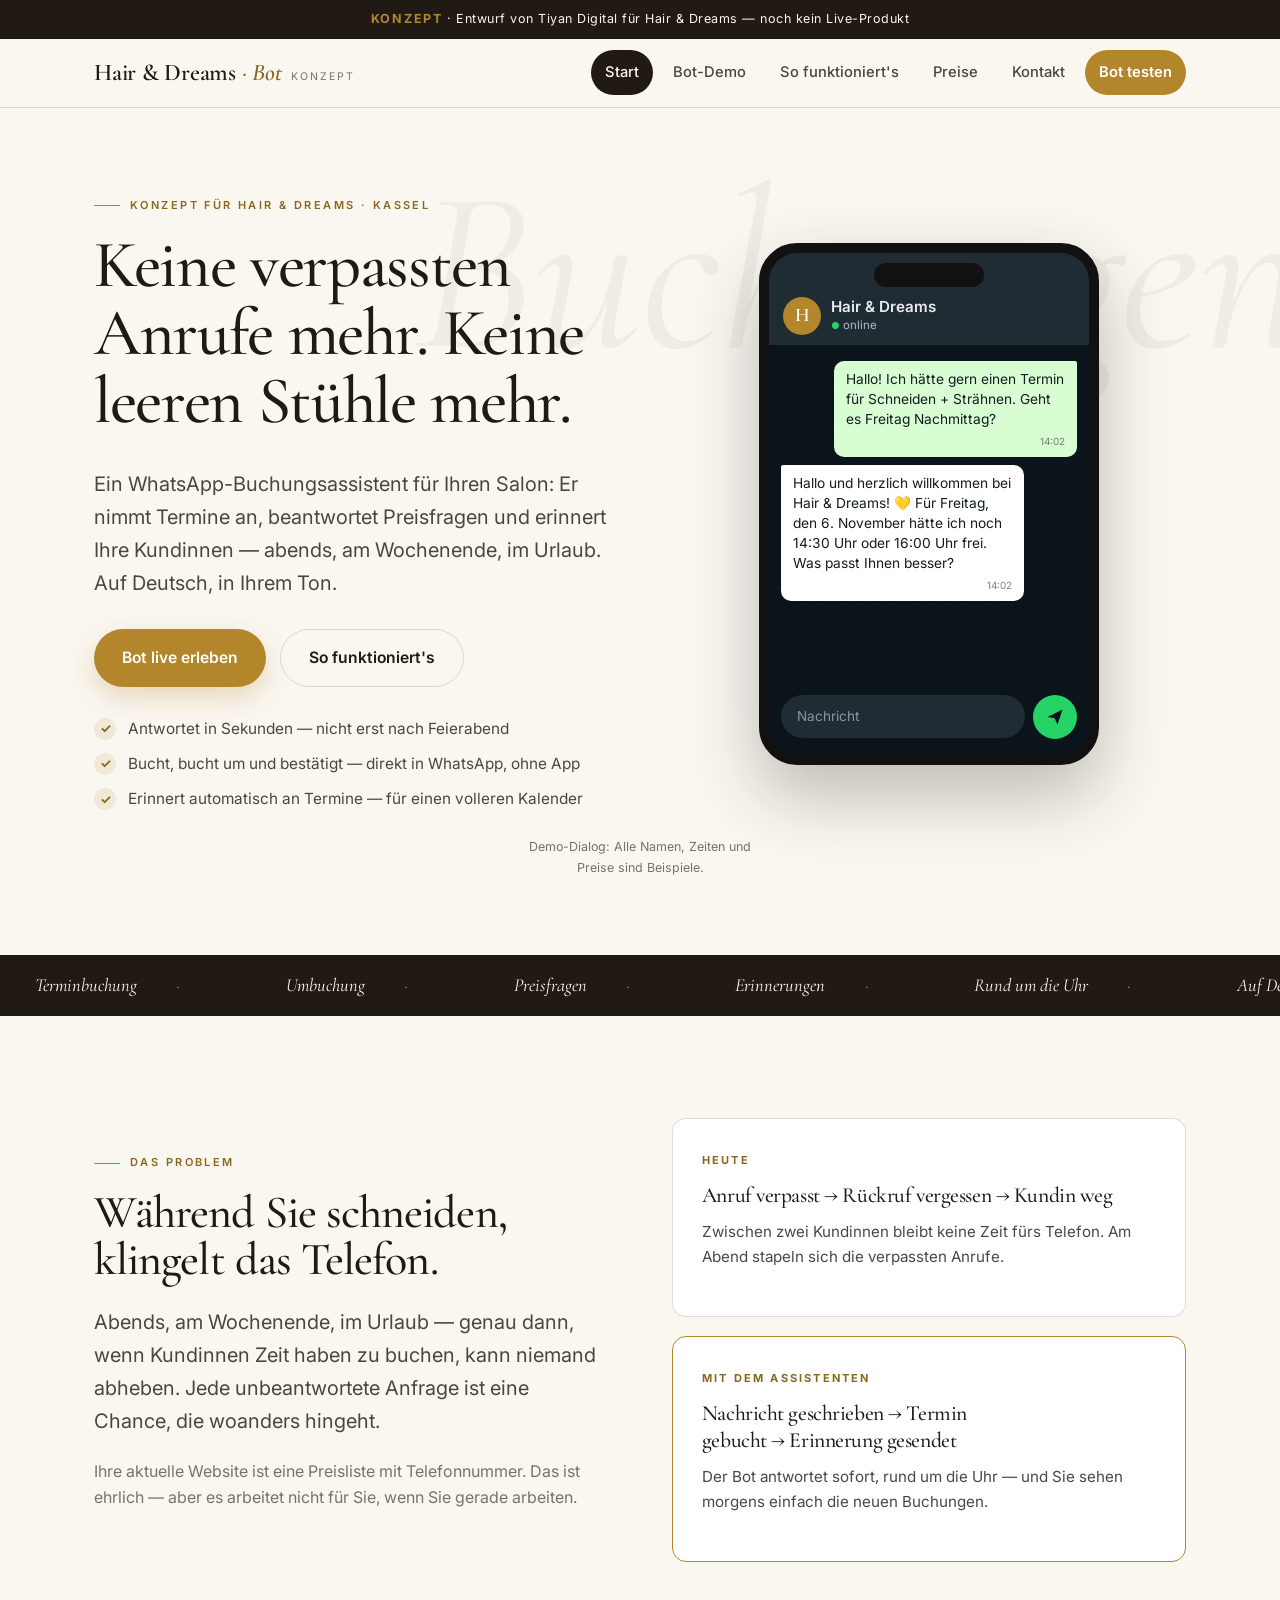
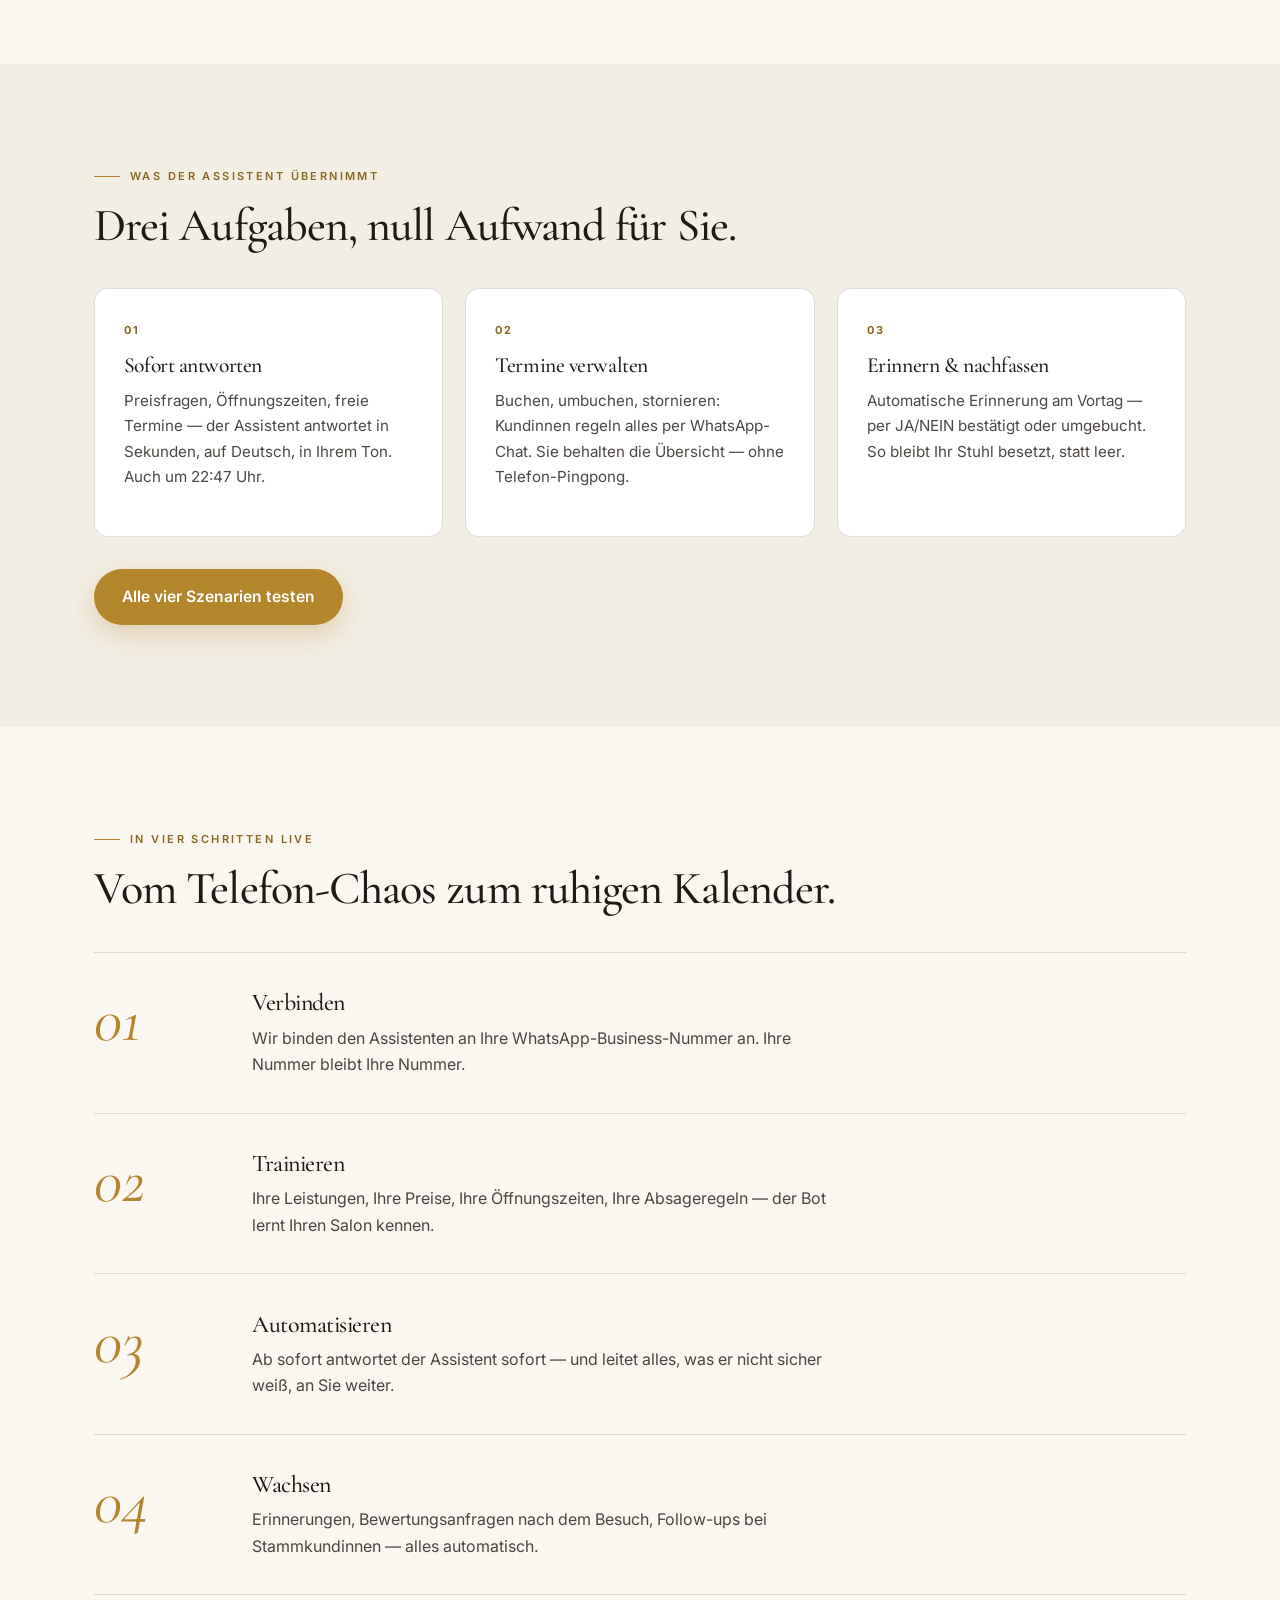
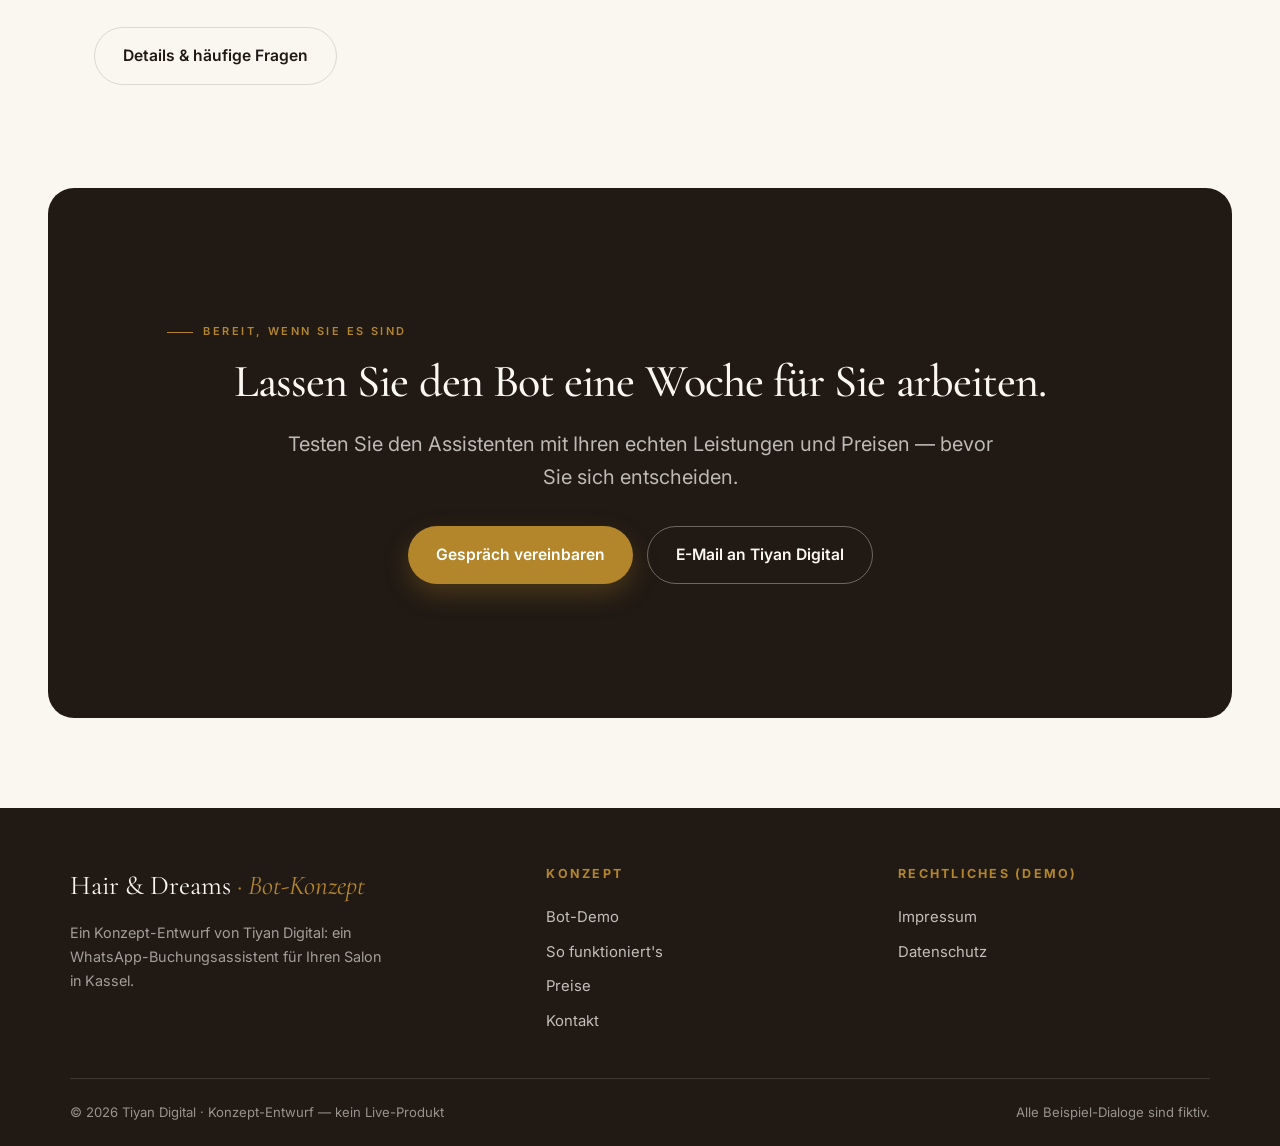
<file: index.html>
<!DOCTYPE html>
<html lang="de">
<head>
<meta charset="UTF-8">
<meta name="viewport" content="width=device-width, initial-scale=1.0">
<title>Hair & Dreams Kassel — WhatsApp Buchungsassistent (Konzept)</title>
<meta name="description" content="Konzept-Entwurf: Ein WhatsApp-Buchungsassistent für Hair & Dreams in Kassel — nimmt Termine an, beantwortet Preisfragen und erinnert Kundinnen. Von Tiyan Digital.">
<meta property="og:title" content="Hair & Dreams · WhatsApp Buchungsassistent (Konzept)">
<meta property="og:description" content="Keine verpassten Anrufe mehr. Keine leeren Stühle mehr.">
<link rel="preconnect" href="https://fonts.googleapis.com">
<link rel="preconnect" href="https://fonts.gstatic.com" crossorigin>
<link href="https://fonts.googleapis.com/css2?family=Cormorant+Garamond:ital,wght@0,400;0,500;0,600;1,400;1,500&family=Inter:wght@400;500;600;700&display=swap" rel="stylesheet">
<link rel="stylesheet" href="css/style.css">
</head>
<body>

<div class="concept-bar"><strong>KONZEPT</strong> · Entwurf von Tiyan Digital für <span data-biz="name">Hair & Dreams</span> — noch kein Live-Produkt</div>

<header class="site-header">
  <div class="wrap nav-inner">
    <a class="brand" href="index.html" aria-label="Hair & Dreams Bot-Konzept – Startseite">
      <span class="brand-mark"><span data-biz="name">Hair & Dreams</span> <em>· Bot</em></span>
      <span class="brand-sub">Konzept</span>
    </a>
    <button class="burger" aria-label="Menü öffnen" aria-expanded="false"><span></span><span></span><span></span></button>
    <nav class="nav-links" aria-label="Hauptnavigation">
      <a href="index.html">Start</a>
      <a href="bot-demo.html">Bot-Demo</a>
      <a href="so-funktioniert-es.html">So funktioniert's</a>
      <a href="preise.html">Preise</a>
      <a href="kontakt.html">Kontakt</a>
      <a href="bot-demo.html" class="nav-cta">Bot testen</a>
    </nav>
  </div>
</header>

<main>
  <!-- HERO -->
  <section class="hero">
    <div class="hero-ghost" aria-hidden="true">Buchungen</div>
    <div class="wrap grid-2">
      <div class="hero-copy">
        <p class="eyebrow reveal">Konzept für <span data-biz="name">Hair & Dreams</span> · <span data-biz="city">Kassel</span></p>
        <h1 class="reveal" data-delay="80">Keine verpassten Anrufe mehr. Keine leeren Stühle mehr.</h1>
        <p class="lead reveal" data-delay="160">Ein WhatsApp-Buchungsassistent für Ihren Salon: Er nimmt Termine an, beantwortet Preisfragen und erinnert Ihre Kundinnen — abends, am Wochenende, im Urlaub. Auf Deutsch, in Ihrem Ton.</p>
        <div class="btn-row reveal" data-delay="240">
          <a class="btn btn-gold" href="bot-demo.html">Bot live erleben</a>
          <a class="btn btn-ghost" href="so-funktioniert-es.html">So funktioniert's</a>
        </div>
        <ul class="hero-points reveal" data-delay="320">
          <li><span class="tick">✓</span> Antwortet in Sekunden — nicht erst nach Feierabend</li>
          <li><span class="tick">✓</span> Bucht, bucht um und bestätigt — direkt in WhatsApp, ohne App</li>
          <li><span class="tick">✓</span> Erinnert automatisch an Termine — für einen volleren Kalender</li>
        </ul>
      </div>
      <div class="phone-stage reveal" data-delay="200">
        <div class="phone" role="img" aria-label="Animierte Demo: WhatsApp-Chat mit dem Buchungsassistenten">
          <div class="phone-notch"></div>
          <div class="wa-head">
            <div class="wa-avatar">H</div>
            <div>
              <div class="wa-name"><span data-biz="name">Hair & Dreams</span></div>
              <div class="wa-status online">online</div>
            </div>
          </div>
          <div class="wa-body" id="chat-body"></div>
          <div class="wa-input">
            <div class="fake">Nachricht</div>
            <button class="wa-send" tabindex="-1" aria-hidden="true">
              <svg width="20" height="20" viewBox="0 0 24 24" fill="none"><path d="M3 12l18-9-6 18-3.5-7.5L3 12z" fill="#0b141a"/></svg>
            </button>
          </div>
        </div>
      </div>
    </div>
    <p class="demo-hint wrap reveal" style="margin-top:1.6rem">Demo-Dialog: Alle Namen, Zeiten und Preise sind Beispiele.</p>
  </section>

  <!-- MARQUEE -->
  <div class="marquee" aria-hidden="true">
    <span>Terminbuchung <span class="dot">·</span></span><span>Umbuchung <span class="dot">·</span></span><span>Preisfragen <span class="dot">·</span></span><span>Erinnerungen <span class="dot">·</span></span><span>Rund um die Uhr <span class="dot">·</span></span><span>Auf Deutsch <span class="dot">·</span></span>
  </div>

  <!-- PROBLEM -->
  <section class="block">
    <div class="wrap grid-2">
      <div class="reveal">
        <p class="eyebrow">Das Problem</p>
        <h2>Während Sie schneiden, klingelt das Telefon.</h2>
        <p class="lead">Abends, am Wochenende, im Urlaub — genau dann, wenn Kundinnen Zeit haben zu buchen, kann niemand abheben. Jede unbeantwortete Anfrage ist eine Chance, die woanders hingeht.</p>
        <p style="color:var(--ink-60)">Ihre aktuelle Website ist eine Preisliste mit Telefonnummer. Das ist ehrlich — aber es arbeitet nicht für Sie, wenn Sie gerade arbeiten.</p>
      </div>
      <div class="reveal" data-delay="140">
        <div class="card" style="margin-bottom:1.2rem">
          <p class="kicker">Heute</p>
          <h3>Anruf verpasst → Rückruf vergessen → Kundin weg</h3>
          <p>Zwischen zwei Kundinnen bleibt keine Zeit fürs Telefon. Am Abend stapeln sich die verpassten Anrufe.</p>
        </div>
        <div class="card" style="border-color:var(--gold)">
          <p class="kicker">Mit dem Assistenten</p>
          <h3>Nachricht geschrieben → Termin gebucht → Erinnerung gesendet</h3>
          <p>Der Bot antwortet sofort, rund um die Uhr — und Sie sehen morgens einfach die neuen Buchungen.</p>
        </div>
      </div>
    </div>
  </section>

  <!-- LEISTUNGEN -->
  <section class="block" style="background:var(--paper-deep)">
    <div class="wrap">
      <p class="eyebrow reveal">Was der Assistent übernimmt</p>
      <h2 class="reveal">Drei Aufgaben, null Aufwand für Sie.</h2>
      <div class="cards">
        <div class="card reveal">
          <p class="kicker">01</p>
          <h3>Sofort antworten</h3>
          <p>Preisfragen, Öffnungszeiten, freie Termine — der Assistent antwortet in Sekunden, auf Deutsch, in Ihrem Ton. Auch um 22:47 Uhr.</p>
        </div>
        <div class="card reveal" data-delay="120">
          <p class="kicker">02</p>
          <h3>Termine verwalten</h3>
          <p>Buchen, umbuchen, stornieren: Kundinnen regeln alles per WhatsApp-Chat. Sie behalten die Übersicht — ohne Telefon-Pingpong.</p>
        </div>
        <div class="card reveal" data-delay="240">
          <p class="kicker">03</p>
          <h3>Erinnern &amp; nachfassen</h3>
          <p>Automatische Erinnerung am Vortag — per JA/NEIN bestätigt oder umgebucht. So bleibt Ihr Stuhl besetzt, statt leer.</p>
        </div>
      </div>
      <div class="reveal" style="margin-top:2rem">
        <a class="btn btn-gold" href="bot-demo.html">Alle vier Szenarien testen</a>
      </div>
    </div>
  </section>

  <!-- ABLAUF TEASER -->
  <section class="block">
    <div class="wrap">
      <p class="eyebrow reveal">In vier Schritten live</p>
      <h2 class="reveal">Vom Telefon-Chaos zum ruhigen Kalender.</h2>
      <div class="steps">
        <div class="step reveal"><div class="step-num">01</div><div><h3>Verbinden</h3><p>Wir binden den Assistenten an Ihre WhatsApp-Business-Nummer an. Ihre Nummer bleibt Ihre Nummer.</p></div></div>
        <div class="step reveal"><div class="step-num">02</div><div><h3>Trainieren</h3><p>Ihre Leistungen, Ihre Preise, Ihre Öffnungszeiten, Ihre Absageregeln — der Bot lernt Ihren Salon kennen.</p></div></div>
        <div class="step reveal"><div class="step-num">03</div><div><h3>Automatisieren</h3><p>Ab sofort antwortet der Assistent sofort — und leitet alles, was er nicht sicher weiß, an Sie weiter.</p></div></div>
        <div class="step reveal"><div class="step-num">04</div><div><h3>Wachsen</h3><p>Erinnerungen, Bewertungsanfragen nach dem Besuch, Follow-ups bei Stammkundinnen — alles automatisch.</p></div></div>
      </div>
      <div class="reveal" style="margin-top:2rem">
        <a class="btn btn-ghost" href="so-funktioniert-es.html">Details &amp; häufige Fragen</a>
      </div>
    </div>
  </section>

  <!-- FINAL CTA -->
  <section class="block" style="background:var(--ink); color:var(--paper); border-radius: 26px; margin: 0 clamp(12px, 4vw, 48px);">
    <div class="wrap" style="text-align:center; padding: 2rem 0;">
      <p class="eyebrow reveal" style="color:var(--gold)">Bereit, wenn Sie es sind</p>
      <h2 class="reveal" style="color:var(--paper)">Lassen Sie den Bot eine Woche für Sie arbeiten.</h2>
      <p class="lead reveal" style="color:rgba(250,247,241,.72); margin: 0 auto 2rem;">Testen Sie den Assistenten mit Ihren echten Leistungen und Preisen — bevor Sie sich entscheiden.</p>
      <div class="reveal" style="display:flex; gap:14px; justify-content:center; flex-wrap:wrap;">
        <a class="btn btn-gold" href="kontakt.html">Gespräch vereinbaren</a>
        <a class="btn btn-ghost" style="border-color:rgba(250,247,241,.35);color:var(--paper)" href="mailto:contact@tiyandegital.com?subject=WhatsApp-Assistent%20f%C3%BCr%20Hair%20%26%20Dreams">E-Mail an Tiyan Digital</a>
      </div>
    </div>
  </section>
</main>

<footer>
  <div class="wrap foot-grid">
    <div>
      <div class="foot-brand"><span data-biz="name">Hair & Dreams</span> <em>· Bot-Konzept</em></div>
      <p style="color:rgba(250,247,241,.6);font-size:.9rem;max-width:36ch;margin-top:.8rem">Ein Konzept-Entwurf von Tiyan Digital: ein WhatsApp-Buchungsassistent für Ihren Salon in Kassel.</p>
    </div>
    <div>
      <h4>Konzept</h4>
      <a href="bot-demo.html">Bot-Demo</a>
      <a href="so-funktioniert-es.html">So funktioniert's</a>
      <a href="preise.html">Preise</a>
      <a href="kontakt.html">Kontakt</a>
    </div>
    <div>
      <h4>Rechtliches (Demo)</h4>
      <a href="impressum.html">Impressum</a>
      <a href="datenschutz.html">Datenschutz</a>
    </div>
  </div>
  <div class="wrap foot-bottom">
    <span>© <span data-year></span> Tiyan Digital · Konzept-Entwurf — kein Live-Produkt</span>
    <span>Alle Beispiel-Dialoge sind fiktiv.</span>
  </div>
</footer>

<script src="js/config.js"></script>
<script src="js/main.js"></script>
<script src="js/chat.js"></script>
</body>
</html>
</file>
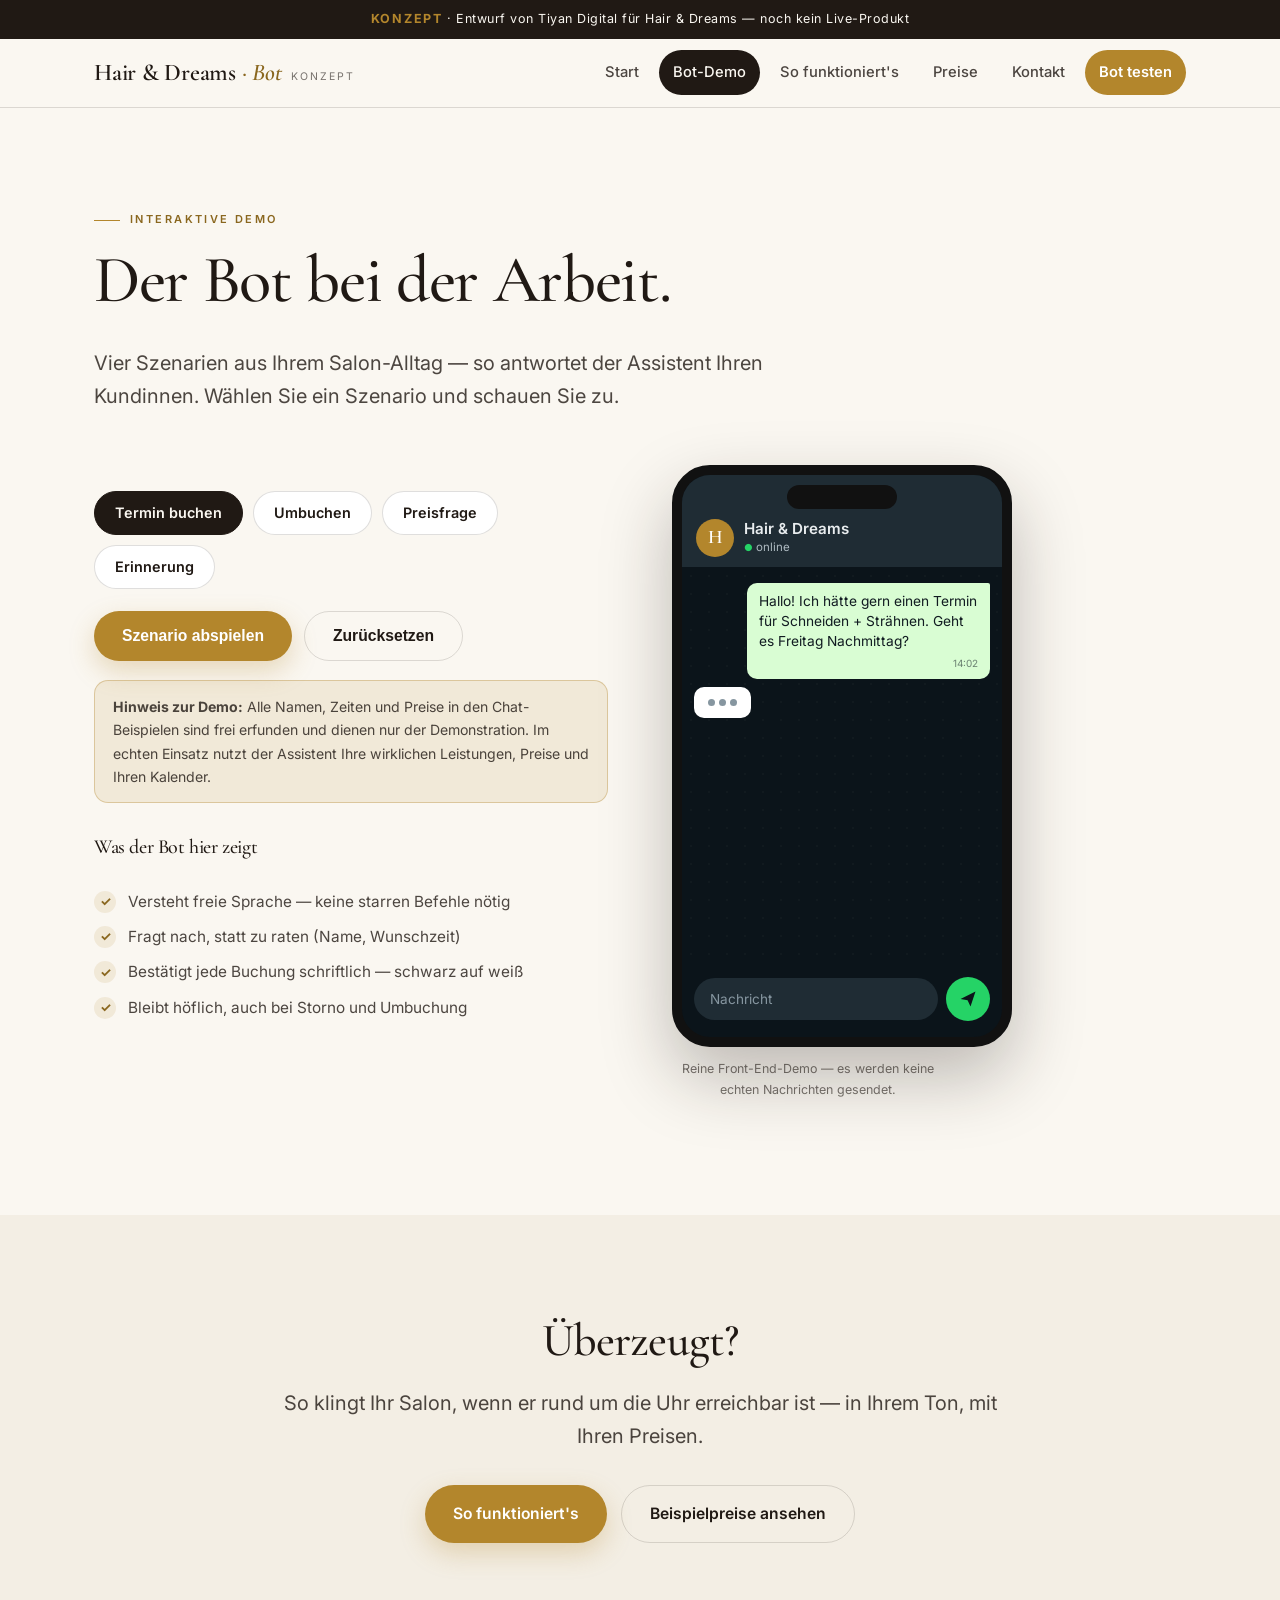
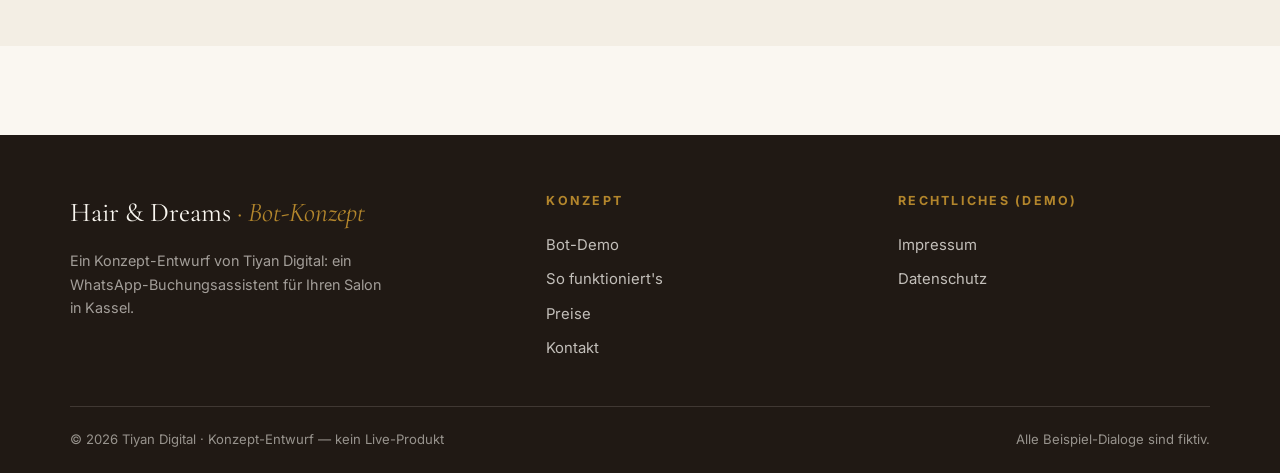
<file: bot-demo.html>
<!DOCTYPE html>
<html lang="de">
<head>
<meta charset="UTF-8">
<meta name="viewport" content="width=device-width, initial-scale=1.0">
<title>Bot-Demo — Hair & Dreams Kassel (Konzept)</title>
<meta name="description" content="Erleben Sie den WhatsApp-Buchungsassistenten für Hair & Dreams live: vier realistische Szenarien — Termin buchen, umbuchen, Preisfrage, Erinnerung.">
<link rel="preconnect" href="https://fonts.googleapis.com">
<link rel="preconnect" href="https://fonts.gstatic.com" crossorigin>
<link href="https://fonts.googleapis.com/css2?family=Cormorant+Garamond:ital,wght@0,400;0,500;0,600;1,400;1,500&family=Inter:wght@400;500;600;700&display=swap" rel="stylesheet">
<link rel="stylesheet" href="css/style.css">
</head>
<body>

<div class="concept-bar"><strong>KONZEPT</strong> · Entwurf von Tiyan Digital für <span data-biz="name">Hair & Dreams</span> — noch kein Live-Produkt</div>

<header class="site-header">
  <div class="wrap nav-inner">
    <a class="brand" href="index.html" aria-label="Hair & Dreams Bot-Konzept – Startseite">
      <span class="brand-mark"><span data-biz="name">Hair & Dreams</span> <em>· Bot</em></span>
      <span class="brand-sub">Konzept</span>
    </a>
    <button class="burger" aria-label="Menü öffnen" aria-expanded="false"><span></span><span></span><span></span></button>
    <nav class="nav-links" aria-label="Hauptnavigation">
      <a href="index.html">Start</a>
      <a href="bot-demo.html">Bot-Demo</a>
      <a href="so-funktioniert-es.html">So funktioniert's</a>
      <a href="preise.html">Preise</a>
      <a href="kontakt.html">Kontakt</a>
      <a href="bot-demo.html" class="nav-cta">Bot testen</a>
    </nav>
  </div>
</header>

<main>
  <section class="block" style="padding-bottom:2rem">
    <div class="wrap">
      <p class="eyebrow reveal">Interaktive Demo</p>
      <h1 class="reveal">Der Bot bei der Arbeit.</h1>
      <p class="lead reveal">Vier Szenarien aus Ihrem Salon-Alltag — so antwortet der Assistent Ihren Kundinnen. Wählen Sie ein Szenario und schauen Sie zu.</p>
    </div>
  </section>

  <section class="block" style="padding-top:0">
    <div class="wrap grid-2" style="align-items:start">
      <div class="reveal">
        <div class="scenario-tabs" role="tablist" aria-label="Demo-Szenarien">
          <button data-scenario="buchen" class="active" role="tab" aria-selected="true">Termin buchen</button>
          <button data-scenario="umbuchen" role="tab" aria-selected="false">Umbuchen</button>
          <button data-scenario="preis" role="tab" aria-selected="false">Preisfrage</button>
          <button data-scenario="erinnerung" role="tab" aria-selected="false">Erinnerung</button>
        </div>
        <div class="player-controls">
          <button class="btn btn-gold" id="chat-play" type="button">Szenario abspielen</button>
          <button class="btn btn-ghost" id="chat-reset" type="button">Zurücksetzen</button>
        </div>
        <div class="scenario-note">
          <strong>Hinweis zur Demo:</strong> <span data-biz="demoNote">Alle Namen, Zeiten und Preise in den Chat-Beispielen sind frei erfunden und dienen nur der Demonstration.</span> Im echten Einsatz nutzt der Assistent Ihre wirklichen Leistungen, Preise und Ihren Kalender.
        </div>
        <div style="margin-top:2rem">
          <h3 style="font-size:1.25rem">Was der Bot hier zeigt</h3>
          <ul class="hero-points">
            <li><span class="tick">✓</span> Versteht freie Sprache — keine starren Befehle nötig</li>
            <li><span class="tick">✓</span> Fragt nach, statt zu raten (Name, Wunschzeit)</li>
            <li><span class="tick">✓</span> Bestätigt jede Buchung schriftlich — schwarz auf weiß</li>
            <li><span class="tick">✓</span> Bleibt höflich, auch bei Storno und Umbuchung</li>
          </ul>
        </div>
      </div>
      <div class="phone-stage reveal" data-delay="120">
        <div>
          <div class="phone" role="img" aria-label="Interaktive WhatsApp-Demo des Buchungsassistenten">
            <div class="phone-notch"></div>
            <div class="wa-head">
              <div class="wa-avatar">H</div>
              <div>
                <div class="wa-name"><span data-biz="name">Hair & Dreams</span></div>
                <div class="wa-status online">online</div>
              </div>
            </div>
            <div class="wa-body" id="chat-body" style="min-height:400px;max-height:440px"></div>
            <div class="wa-input">
              <div class="fake">Nachricht</div>
              <button class="wa-send" tabindex="-1" aria-hidden="true">
                <svg width="20" height="20" viewBox="0 0 24 24" fill="none"><path d="M3 12l18-9-6 18-3.5-7.5L3 12z" fill="#0b141a"/></svg>
              </button>
            </div>
          </div>
          <p class="demo-hint">Reine Front-End-Demo — es werden keine echten Nachrichten gesendet.</p>
        </div>
      </div>
    </div>
  </section>

  <section class="block" style="background:var(--paper-deep)">
    <div class="wrap" style="text-align:center">
      <h2 class="reveal">Überzeugt?</h2>
      <p class="lead reveal" style="margin:0 auto 2rem">So klingt Ihr Salon, wenn er rund um die Uhr erreichbar ist — in Ihrem Ton, mit Ihren Preisen.</p>
      <div class="reveal" style="display:flex;gap:14px;justify-content:center;flex-wrap:wrap">
        <a class="btn btn-gold" href="so-funktioniert-es.html">So funktioniert's</a>
        <a class="btn btn-ghost" href="preise.html">Beispielpreise ansehen</a>
      </div>
    </div>
  </section>
</main>

<footer>
  <div class="wrap foot-grid">
    <div>
      <div class="foot-brand"><span data-biz="name">Hair & Dreams</span> <em>· Bot-Konzept</em></div>
      <p style="color:rgba(250,247,241,.6);font-size:.9rem;max-width:36ch;margin-top:.8rem">Ein Konzept-Entwurf von Tiyan Digital: ein WhatsApp-Buchungsassistent für Ihren Salon in Kassel.</p>
    </div>
    <div>
      <h4>Konzept</h4>
      <a href="bot-demo.html">Bot-Demo</a>
      <a href="so-funktioniert-es.html">So funktioniert's</a>
      <a href="preise.html">Preise</a>
      <a href="kontakt.html">Kontakt</a>
    </div>
    <div>
      <h4>Rechtliches (Demo)</h4>
      <a href="impressum.html">Impressum</a>
      <a href="datenschutz.html">Datenschutz</a>
    </div>
  </div>
  <div class="wrap foot-bottom">
    <span>© <span data-year></span> Tiyan Digital · Konzept-Entwurf — kein Live-Produkt</span>
    <span>Alle Beispiel-Dialoge sind fiktiv.</span>
  </div>
</footer>

<script src="js/config.js"></script>
<script src="js/main.js"></script>
<script src="js/chat.js"></script>
</body>
</html>
</file>
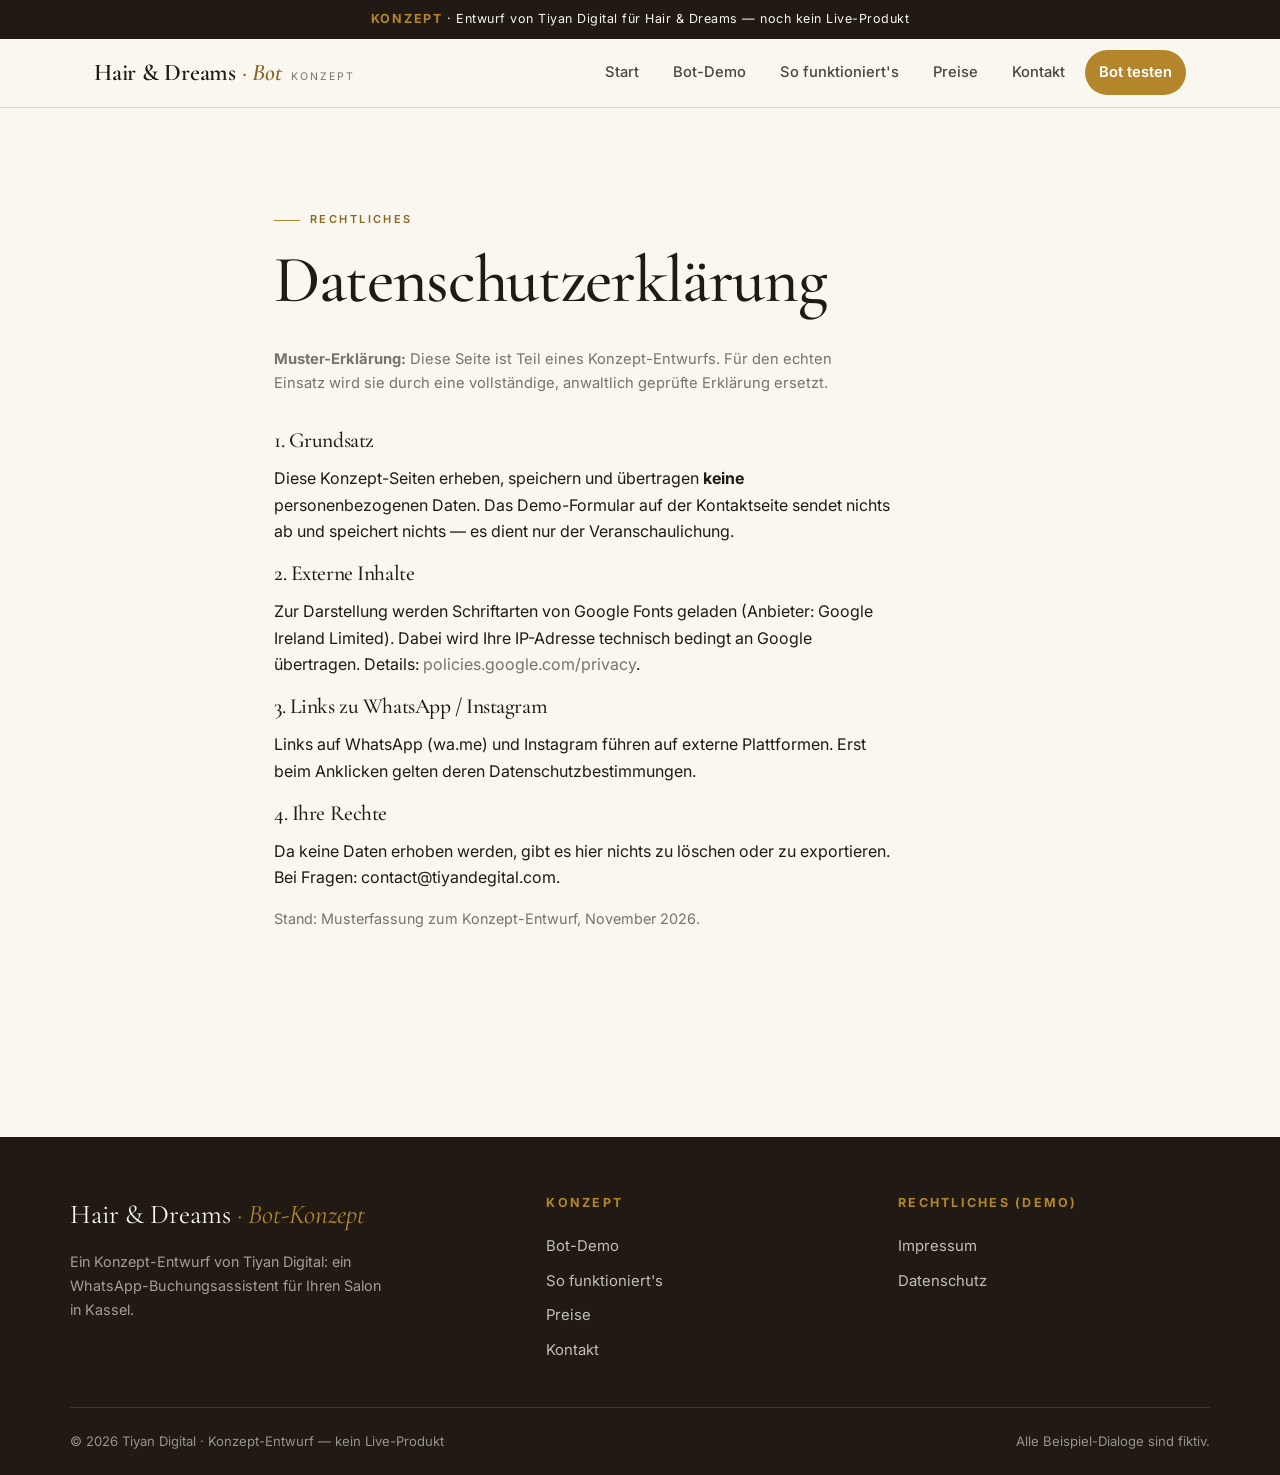
<file: datenschutz.html>
<!DOCTYPE html>
<html lang="de">
<head>
<meta charset="UTF-8">
<meta name="viewport" content="width=device-width, initial-scale=1.0">
<title>Datenschutz (Demo) — Hair & Dreams Kassel Konzept</title>
<meta name="description" content="Muster-Datenschutzerklärung zum Konzept-Entwurf des WhatsApp-Buchungsassistenten für Hair & Dreams Kassel.">
<link rel="preconnect" href="https://fonts.googleapis.com">
<link rel="preconnect" href="https://fonts.gstatic.com" crossorigin>
<link href="https://fonts.googleapis.com/css2?family=Cormorant+Garamond:ital,wght@0,400;0,500;0,600;1,400;1,500&family=Inter:wght@400;500;600;700&display=swap" rel="stylesheet">
<link rel="stylesheet" href="css/style.css">
</head>
<body>

<div class="concept-bar"><strong>KONZEPT</strong> · Entwurf von Tiyan Digital für <span data-biz="name">Hair & Dreams</span> — noch kein Live-Produkt</div>

<header class="site-header">
  <div class="wrap nav-inner">
    <a class="brand" href="index.html" aria-label="Hair & Dreams Bot-Konzept – Startseite">
      <span class="brand-mark"><span data-biz="name">Hair & Dreams</span> <em>· Bot</em></span>
      <span class="brand-sub">Konzept</span>
    </a>
    <button class="burger" aria-label="Menü öffnen" aria-expanded="false"><span></span><span></span><span></span></button>
    <nav class="nav-links" aria-label="Hauptnavigation">
      <a href="index.html">Start</a>
      <a href="bot-demo.html">Bot-Demo</a>
      <a href="so-funktioniert-es.html">So funktioniert's</a>
      <a href="preise.html">Preise</a>
      <a href="kontakt.html">Kontakt</a>
      <a href="bot-demo.html" class="nav-cta">Bot testen</a>
    </nav>
  </div>
</header>

<main>
  <section class="block">
    <div class="wrap" style="max-width:780px">
      <p class="eyebrow reveal">Rechtliches</p>
      <h1 class="reveal">Datenschutzerklärung</h1>
      <p class="reveal" style="color:var(--ink-60);font-size:.92rem"><strong>Muster-Erklärung:</strong> Diese Seite ist Teil eines Konzept-Entwurfs. Für den echten Einsatz wird sie durch eine vollständige, anwaltlich geprüfte Erklärung ersetzt.</p>
      <div class="reveal" style="margin-top:2rem">
        <h3>1. Grundsatz</h3>
        <p>Diese Konzept-Seiten erheben, speichern und übertragen <strong>keine</strong> personenbezogenen Daten. Das Demo-Formular auf der Kontaktseite sendet nichts ab und speichert nichts — es dient nur der Veranschaulichung.</p>
        <h3>2. Externe Inhalte</h3>
        <p>Zur Darstellung werden Schriftarten von Google Fonts geladen (Anbieter: Google Ireland Limited). Dabei wird Ihre IP-Adresse technisch bedingt an Google übertragen. Details: <span style="color:var(--ink-60)">policies.google.com/privacy</span>.</p>
        <h3>3. Links zu WhatsApp / Instagram</h3>
        <p>Links auf WhatsApp (wa.me) und Instagram führen auf externe Plattformen. Erst beim Anklicken gelten deren Datenschutzbestimmungen.</p>
        <h3>4. Ihre Rechte</h3>
        <p>Da keine Daten erhoben werden, gibt es hier nichts zu löschen oder zu exportieren. Bei Fragen: contact@tiyandegital.com.</p>
        <p style="color:var(--ink-60);font-size:.9rem">Stand: Musterfassung zum Konzept-Entwurf, November 2026.</p>
      </div>
    </div>
  </section>
</main>

<footer>
  <div class="wrap foot-grid">
    <div>
      <div class="foot-brand"><span data-biz="name">Hair & Dreams</span> <em>· Bot-Konzept</em></div>
      <p style="color:rgba(250,247,241,.6);font-size:.9rem;max-width:36ch;margin-top:.8rem">Ein Konzept-Entwurf von Tiyan Digital: ein WhatsApp-Buchungsassistent für Ihren Salon in Kassel.</p>
    </div>
    <div>
      <h4>Konzept</h4>
      <a href="bot-demo.html">Bot-Demo</a>
      <a href="so-funktioniert-es.html">So funktioniert's</a>
      <a href="preise.html">Preise</a>
      <a href="kontakt.html">Kontakt</a>
    </div>
    <div>
      <h4>Rechtliches (Demo)</h4>
      <a href="impressum.html">Impressum</a>
      <a href="datenschutz.html">Datenschutz</a>
    </div>
  </div>
  <div class="wrap foot-bottom">
    <span>© <span data-year></span> Tiyan Digital · Konzept-Entwurf — kein Live-Produkt</span>
    <span>Alle Beispiel-Dialoge sind fiktiv.</span>
  </div>
</footer>

<script src="js/config.js"></script>
<script src="js/main.js"></script>
</body>
</html>
</file>
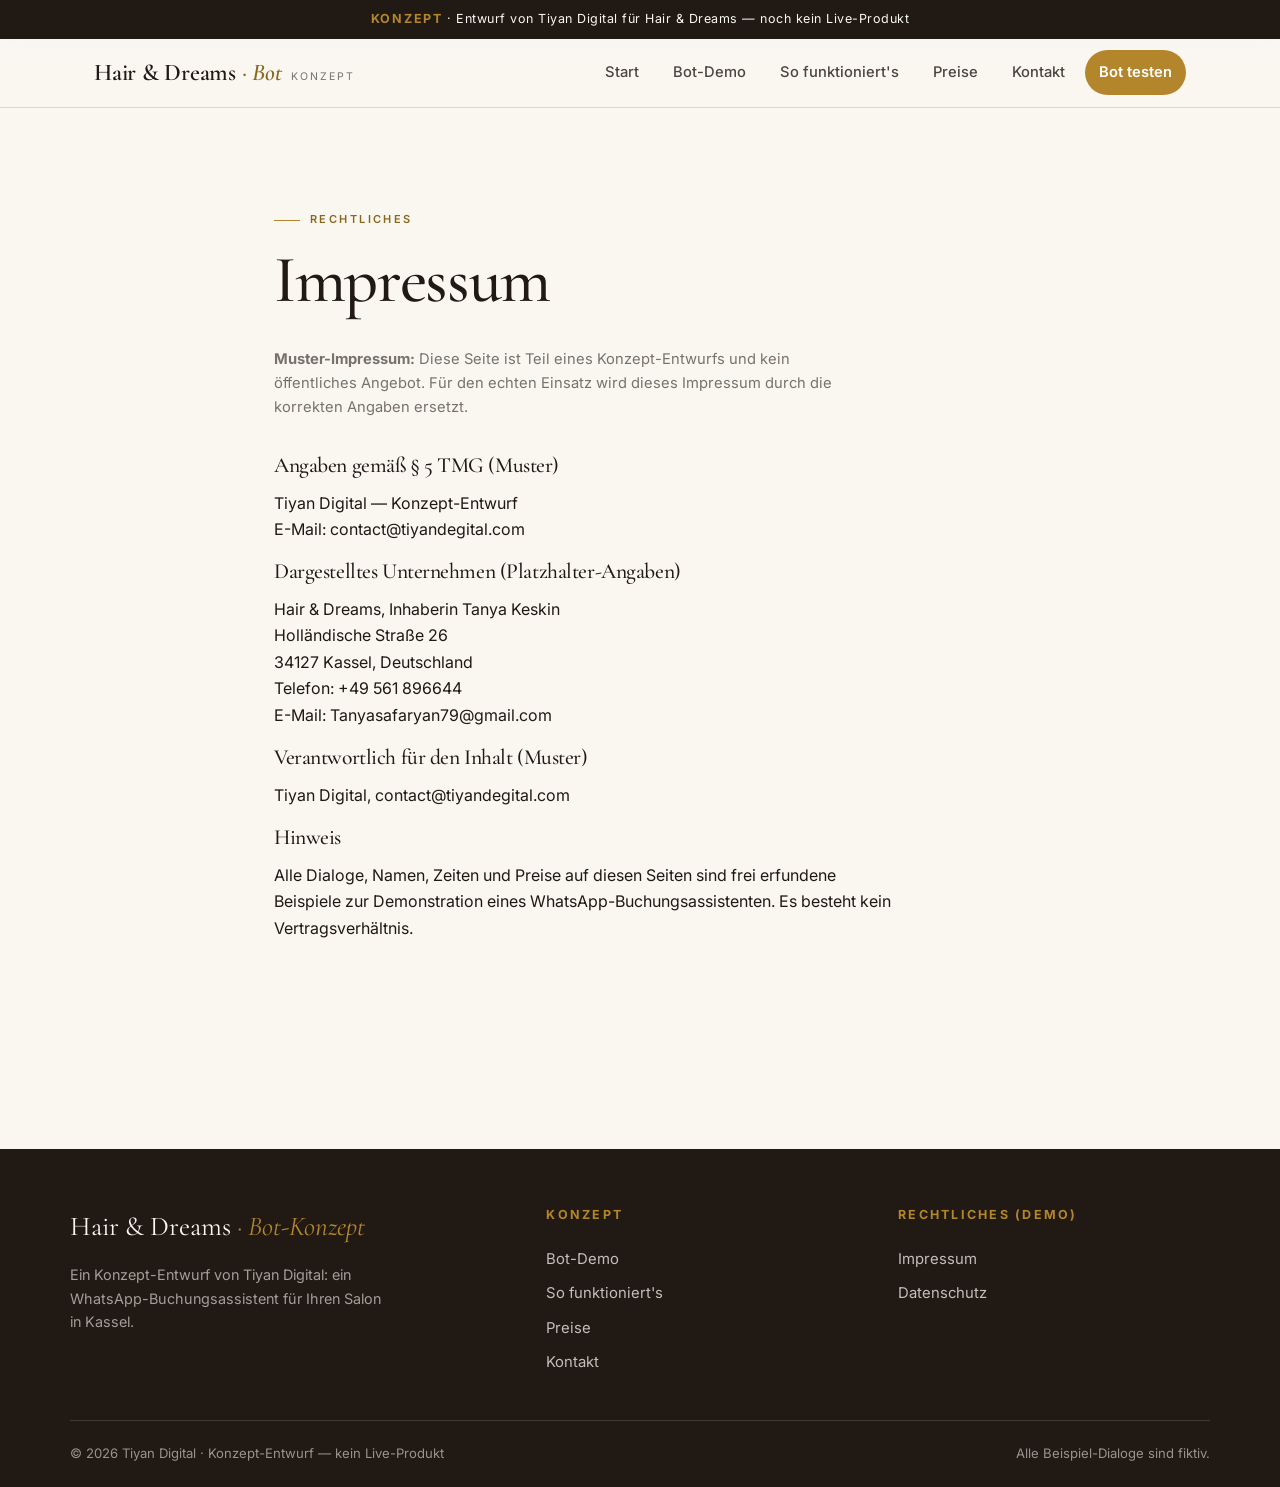
<file: impressum.html>
<!DOCTYPE html>
<html lang="de">
<head>
<meta charset="UTF-8">
<meta name="viewport" content="width=device-width, initial-scale=1.0">
<title>Impressum (Demo) — Hair & Dreams Kassel Konzept</title>
<meta name="description" content="Muster-Impressum zum Konzept-Entwurf des WhatsApp-Buchungsassistenten für Hair & Dreams Kassel.">
<link rel="preconnect" href="https://fonts.googleapis.com">
<link rel="preconnect" href="https://fonts.gstatic.com" crossorigin>
<link href="https://fonts.googleapis.com/css2?family=Cormorant+Garamond:ital,wght@0,400;0,500;0,600;1,400;1,500&family=Inter:wght@400;500;600;700&display=swap" rel="stylesheet">
<link rel="stylesheet" href="css/style.css">
</head>
<body>

<div class="concept-bar"><strong>KONZEPT</strong> · Entwurf von Tiyan Digital für <span data-biz="name">Hair & Dreams</span> — noch kein Live-Produkt</div>

<header class="site-header">
  <div class="wrap nav-inner">
    <a class="brand" href="index.html" aria-label="Hair & Dreams Bot-Konzept – Startseite">
      <span class="brand-mark"><span data-biz="name">Hair & Dreams</span> <em>· Bot</em></span>
      <span class="brand-sub">Konzept</span>
    </a>
    <button class="burger" aria-label="Menü öffnen" aria-expanded="false"><span></span><span></span><span></span></button>
    <nav class="nav-links" aria-label="Hauptnavigation">
      <a href="index.html">Start</a>
      <a href="bot-demo.html">Bot-Demo</a>
      <a href="so-funktioniert-es.html">So funktioniert's</a>
      <a href="preise.html">Preise</a>
      <a href="kontakt.html">Kontakt</a>
      <a href="bot-demo.html" class="nav-cta">Bot testen</a>
    </nav>
  </div>
</header>

<main>
  <section class="block">
    <div class="wrap" style="max-width:780px">
      <p class="eyebrow reveal">Rechtliches</p>
      <h1 class="reveal">Impressum</h1>
      <p class="reveal" style="color:var(--ink-60);font-size:.92rem"><strong>Muster-Impressum:</strong> Diese Seite ist Teil eines Konzept-Entwurfs und kein öffentliches Angebot. Für den echten Einsatz wird dieses Impressum durch die korrekten Angaben ersetzt.</p>
      <div class="reveal" style="margin-top:2rem">
        <h3>Angaben gemäß § 5 TMG (Muster)</h3>
        <p>Tiyan Digital — Konzept-Entwurf<br>
        E-Mail: contact@tiyandegital.com</p>
        <h3>Dargestelltes Unternehmen (Platzhalter-Angaben)</h3>
        <p><span data-biz="name">Hair & Dreams</span>, Inhaberin <span data-biz="owner">Tanya Keskin</span><br>
        <span data-biz="street">Holländische Straße 26</span><br>
        <span data-biz="zip">34127</span> <span data-biz="city">Kassel</span>, <span data-biz="country">Deutschland</span><br>
        Telefon: <span data-biz="phoneDisplay">+49 561 896644</span><br>
        E-Mail: <span data-biz="email">Tanyasafaryan79@gmail.com</span></p>
        <h3>Verantwortlich für den Inhalt (Muster)</h3>
        <p>Tiyan Digital, contact@tiyandegital.com</p>
        <h3>Hinweis</h3>
        <p>Alle Dialoge, Namen, Zeiten und Preise auf diesen Seiten sind frei erfundene Beispiele zur Demonstration eines WhatsApp-Buchungsassistenten. Es besteht kein Vertragsverhältnis.</p>
      </div>
    </div>
  </section>
</main>

<footer>
  <div class="wrap foot-grid">
    <div>
      <div class="foot-brand"><span data-biz="name">Hair & Dreams</span> <em>· Bot-Konzept</em></div>
      <p style="color:rgba(250,247,241,.6);font-size:.9rem;max-width:36ch;margin-top:.8rem">Ein Konzept-Entwurf von Tiyan Digital: ein WhatsApp-Buchungsassistent für Ihren Salon in Kassel.</p>
    </div>
    <div>
      <h4>Konzept</h4>
      <a href="bot-demo.html">Bot-Demo</a>
      <a href="so-funktioniert-es.html">So funktioniert's</a>
      <a href="preise.html">Preise</a>
      <a href="kontakt.html">Kontakt</a>
    </div>
    <div>
      <h4>Rechtliches (Demo)</h4>
      <a href="impressum.html">Impressum</a>
      <a href="datenschutz.html">Datenschutz</a>
    </div>
  </div>
  <div class="wrap foot-bottom">
    <span>© <span data-year></span> Tiyan Digital · Konzept-Entwurf — kein Live-Produkt</span>
    <span>Alle Beispiel-Dialoge sind fiktiv.</span>
  </div>
</footer>

<script src="js/config.js"></script>
<script src="js/main.js"></script>
</body>
</html>
</file>
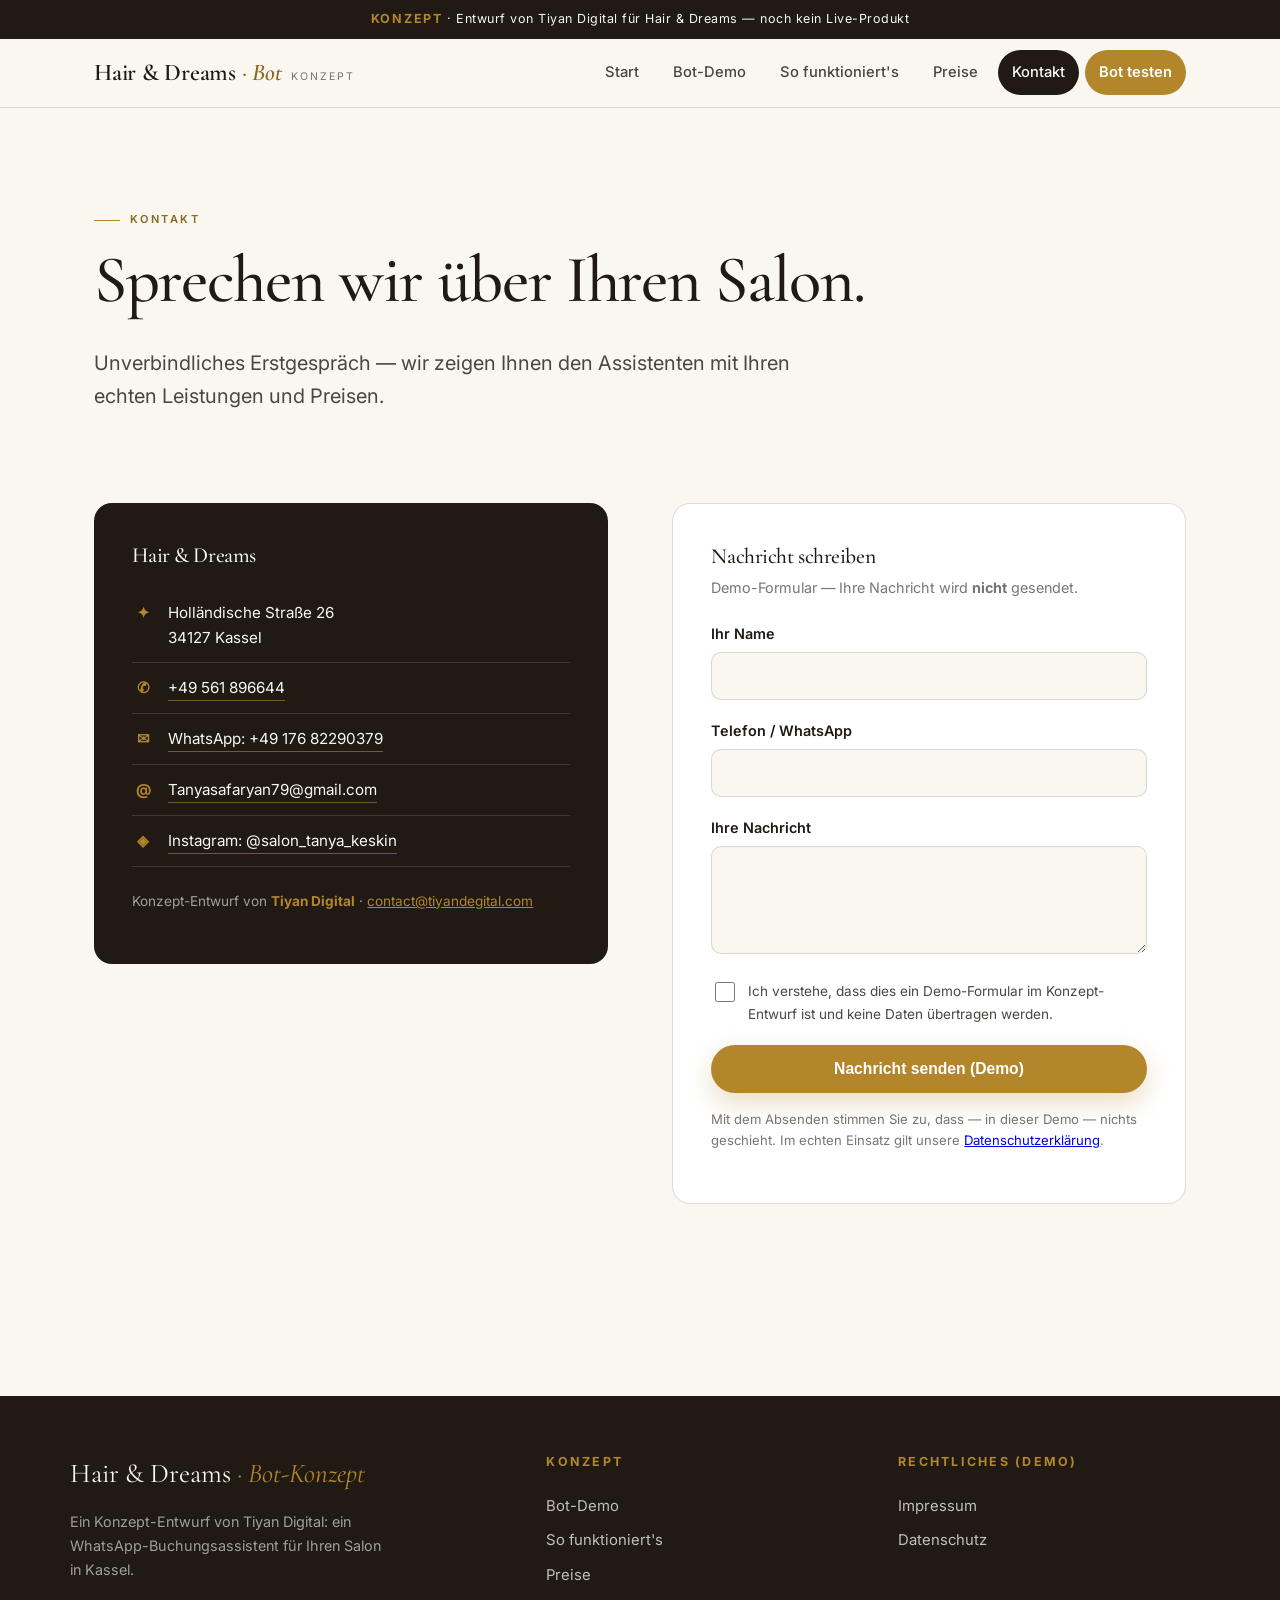
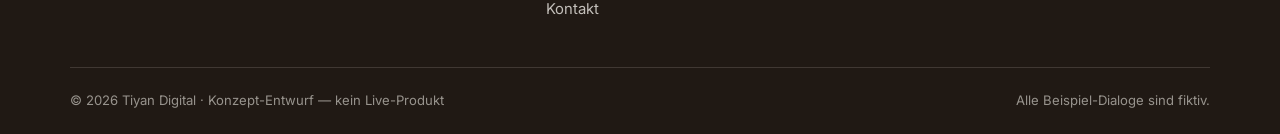
<file: kontakt.html>
<!DOCTYPE html>
<html lang="de">
<head>
<meta charset="UTF-8">
<meta name="viewport" content="width=device-width, initial-scale=1.0">
<title>Kontakt — Hair & Dreams Kassel (Konzept)</title>
<meta name="description" content="Kontakt zum Konzept-Entwurf des WhatsApp-Buchungsassistenten für Hair & Dreams Kassel: Adresse, Telefon, WhatsApp, E-Mail und Demo-Formular.">
<link rel="preconnect" href="https://fonts.googleapis.com">
<link rel="preconnect" href="https://fonts.gstatic.com" crossorigin>
<link href="https://fonts.googleapis.com/css2?family=Cormorant+Garamond:ital,wght@0,400;0,500;0,600;1,400;1,500&family=Inter:wght@400;500;600;700&display=swap" rel="stylesheet">
<link rel="stylesheet" href="css/style.css">
</head>
<body>

<div class="concept-bar"><strong>KONZEPT</strong> · Entwurf von Tiyan Digital für <span data-biz="name">Hair & Dreams</span> — noch kein Live-Produkt</div>

<header class="site-header">
  <div class="wrap nav-inner">
    <a class="brand" href="index.html" aria-label="Hair & Dreams Bot-Konzept – Startseite">
      <span class="brand-mark"><span data-biz="name">Hair & Dreams</span> <em>· Bot</em></span>
      <span class="brand-sub">Konzept</span>
    </a>
    <button class="burger" aria-label="Menü öffnen" aria-expanded="false"><span></span><span></span><span></span></button>
    <nav class="nav-links" aria-label="Hauptnavigation">
      <a href="index.html">Start</a>
      <a href="bot-demo.html">Bot-Demo</a>
      <a href="so-funktioniert-es.html">So funktioniert's</a>
      <a href="preise.html">Preise</a>
      <a href="kontakt.html">Kontakt</a>
      <a href="bot-demo.html" class="nav-cta">Bot testen</a>
    </nav>
  </div>
</header>

<main>
  <section class="block" style="padding-bottom:2rem">
    <div class="wrap">
      <p class="eyebrow reveal">Kontakt</p>
      <h1 class="reveal">Sprechen wir über Ihren Salon.</h1>
      <p class="lead reveal">Unverbindliches Erstgespräch — wir zeigen Ihnen den Assistenten mit Ihren echten Leistungen und Preisen.</p>
    </div>
  </section>

  <section class="block" style="padding-top:0">
    <div class="wrap contact-grid">
      <div class="contact-card reveal">
        <h3><span data-biz="name">Hair & Dreams</span></h3>
        <div class="contact-row">
          <span class="ic">✦</span>
          <span><span data-biz="street">Holländische Straße 26</span><br><span data-biz="zip">34127</span> <span data-biz="city">Kassel</span></span>
        </div>
        <div class="contact-row">
          <span class="ic">✆</span>
          <a data-biz-href="phone" href="tel:+49561896644"><span data-biz="phoneDisplay">+49 561 896644</span></a>
        </div>
        <div class="contact-row">
          <span class="ic">✉</span>
          <a data-biz-href="whatsapp" href="https://wa.me/4917682290379" target="_blank" rel="noopener">WhatsApp: <span data-biz="whatsappDisplay">+49 176 82290379</span></a>
        </div>
        <div class="contact-row">
          <span class="ic">@</span>
          <a data-biz-href="email" href="mailto:Tanyasafaryan79@gmail.com"><span data-biz="email">Tanyasafaryan79@gmail.com</span></a>
        </div>
        <div class="contact-row">
          <span class="ic">◈</span>
          <a data-biz-href="instagram" href="https://www.instagram.com/salon_tanya_keskin" target="_blank" rel="noopener">Instagram: <span data-biz="instagram">@salon_tanya_keskin</span></a>
        </div>
        <p style="margin-top:1.4rem;font-size:.85rem;color:rgba(250,247,241,.6)">Konzept-Entwurf von <strong style="color:var(--gold)">Tiyan Digital</strong> · <a href="mailto:contact@tiyandegital.com" style="color:var(--gold);border-color:transparent">contact@tiyandegital.com</a></p>
      </div>

      <div class="form-card reveal" data-delay="140">
        <h3 style="margin-bottom:.4rem">Nachricht schreiben</h3>
        <p style="font-size:.9rem;color:var(--ink-60);margin-bottom:1.4rem">Demo-Formular — Ihre Nachricht wird <strong>nicht</strong> gesendet.</p>
        <form id="demo-form" novalidate>
          <div class="field">
            <label for="f-name">Ihr Name</label>
            <input id="f-name" name="name" type="text" autocomplete="name" required>
          </div>
          <div class="field">
            <label for="f-phone">Telefon / WhatsApp</label>
            <input id="f-phone" name="phone" type="tel" autocomplete="tel" required>
          </div>
          <div class="field">
            <label for="f-msg">Ihre Nachricht</label>
            <textarea id="f-msg" name="message" rows="4" required></textarea>
          </div>
          <div class="consent">
            <input id="f-consent" type="checkbox" required>
            <label for="f-consent">Ich verstehe, dass dies ein Demo-Formular im Konzept-Entwurf ist und keine Daten übertragen werden.</label>
          </div>
          <button class="btn btn-gold" type="submit" style="width:100%;justify-content:center">Nachricht senden (Demo)</button>
          <p class="form-note">Mit dem Absenden stimmen Sie zu, dass — in dieser Demo — nichts geschieht. Im echten Einsatz gilt unsere <a href="datenschutz.html">Datenschutzerklärung</a>.</p>
          <div class="form-ok" id="form-ok" role="status">Danke! Dies war nur eine Demo — es wurde nichts gesendet und nichts gespeichert.</div>
        </form>
      </div>
    </div>
  </section>
</main>

<footer>
  <div class="wrap foot-grid">
    <div>
      <div class="foot-brand"><span data-biz="name">Hair & Dreams</span> <em>· Bot-Konzept</em></div>
      <p style="color:rgba(250,247,241,.6);font-size:.9rem;max-width:36ch;margin-top:.8rem">Ein Konzept-Entwurf von Tiyan Digital: ein WhatsApp-Buchungsassistent für Ihren Salon in Kassel.</p>
    </div>
    <div>
      <h4>Konzept</h4>
      <a href="bot-demo.html">Bot-Demo</a>
      <a href="so-funktioniert-es.html">So funktioniert's</a>
      <a href="preise.html">Preise</a>
      <a href="kontakt.html">Kontakt</a>
    </div>
    <div>
      <h4>Rechtliches (Demo)</h4>
      <a href="impressum.html">Impressum</a>
      <a href="datenschutz.html">Datenschutz</a>
    </div>
  </div>
  <div class="wrap foot-bottom">
    <span>© <span data-year></span> Tiyan Digital · Konzept-Entwurf — kein Live-Produkt</span>
    <span>Alle Beispiel-Dialoge sind fiktiv.</span>
  </div>
</footer>

<script src="js/config.js"></script>
<script src="js/main.js"></script>
</body>
</html>
</file>
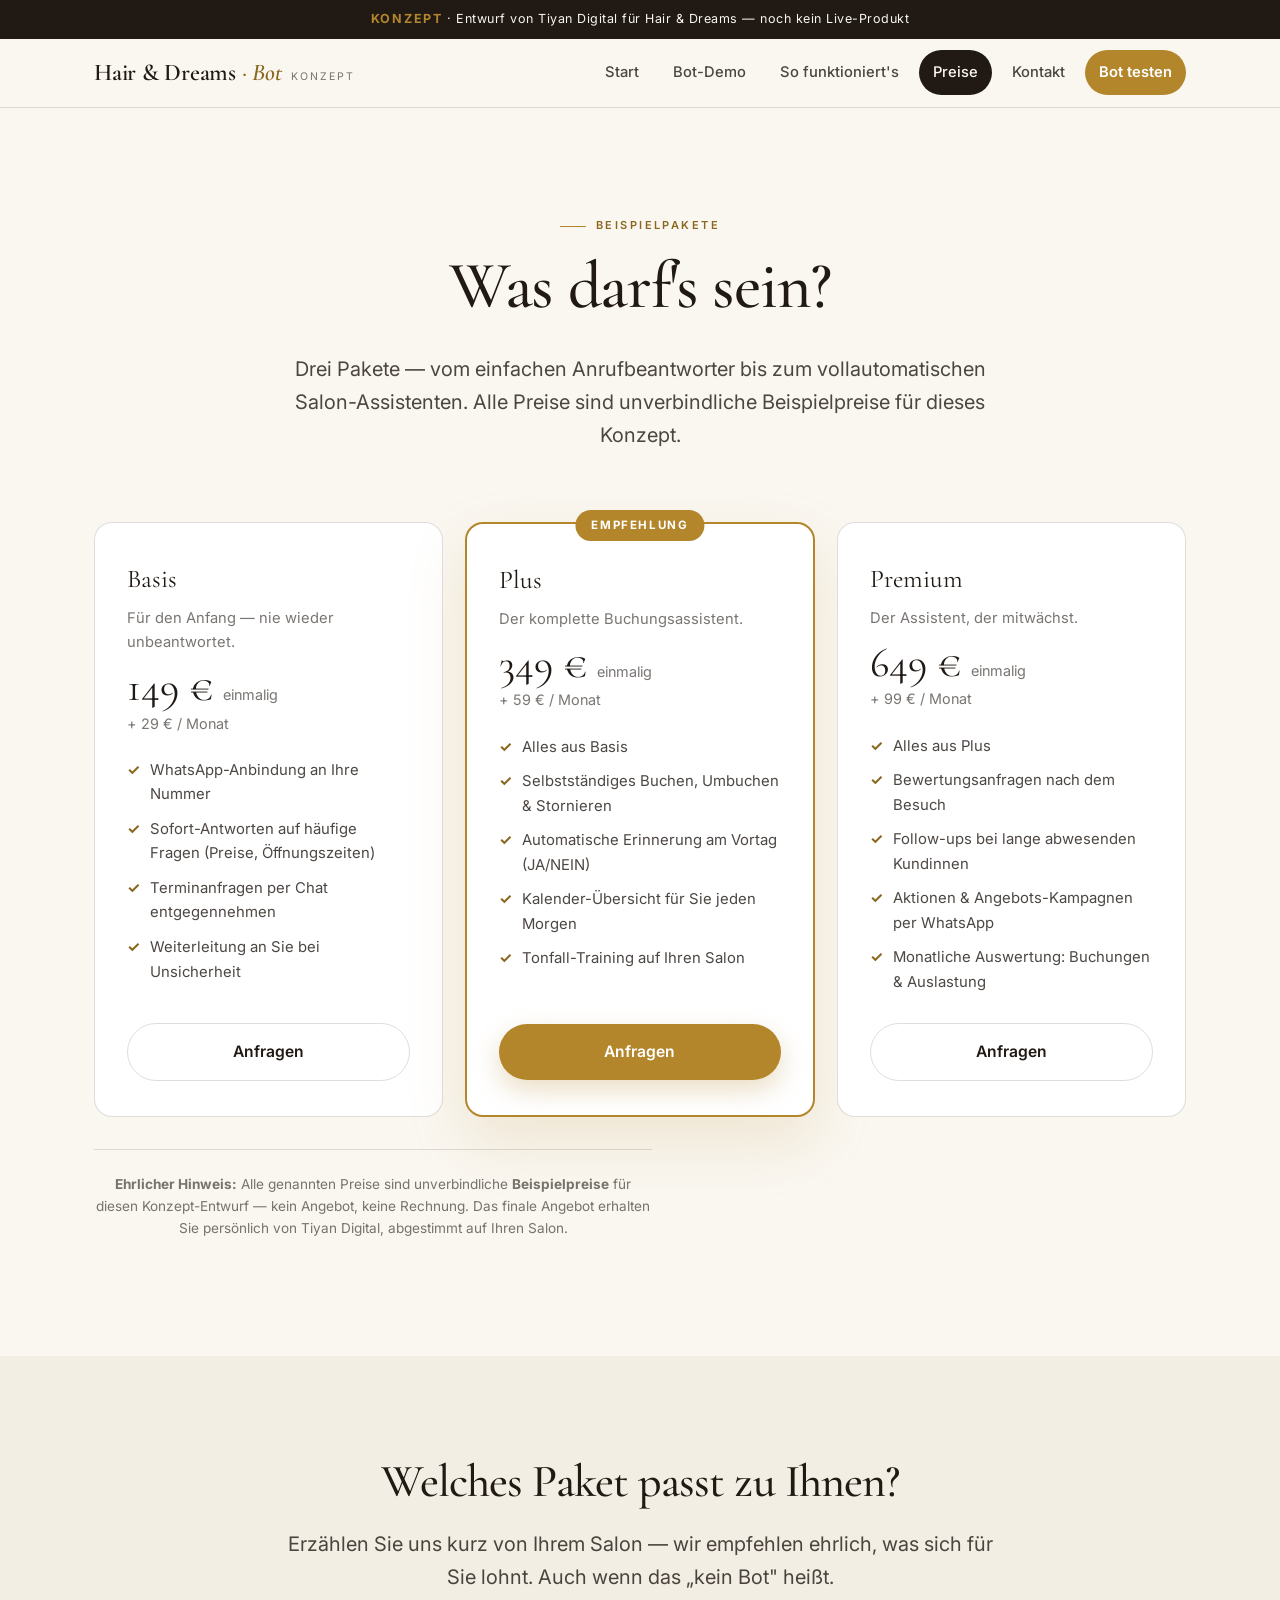
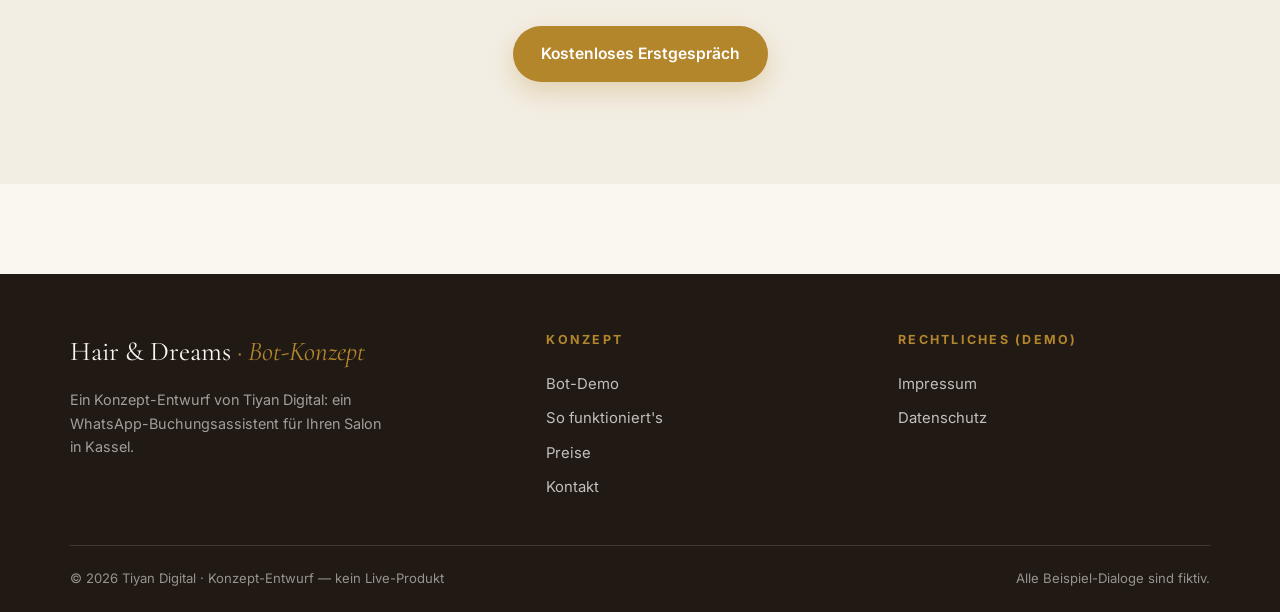
<file: preise.html>
<!DOCTYPE html>
<html lang="de">
<head>
<meta charset="UTF-8">
<meta name="viewport" content="width=device-width, initial-scale=1.0">
<title>Beispielpreise — Hair & Dreams Kassel (Konzept)</title>
<meta name="description" content="Beispielpakete für den WhatsApp-Buchungsassistenten von Hair & Dreams Kassel: Basis, Plus und Premium. Unverbindliche Konzeptpreise von Tiyan Digital.">
<link rel="preconnect" href="https://fonts.googleapis.com">
<link rel="preconnect" href="https://fonts.gstatic.com" crossorigin>
<link href="https://fonts.googleapis.com/css2?family=Cormorant+Garamond:ital,wght@0,400;0,500;0,600;1,400;1,500&family=Inter:wght@400;500;600;700&display=swap" rel="stylesheet">
<link rel="stylesheet" href="css/style.css">
</head>
<body>

<div class="concept-bar"><strong>KONZEPT</strong> · Entwurf von Tiyan Digital für <span data-biz="name">Hair & Dreams</span> — noch kein Live-Produkt</div>

<header class="site-header">
  <div class="wrap nav-inner">
    <a class="brand" href="index.html" aria-label="Hair & Dreams Bot-Konzept – Startseite">
      <span class="brand-mark"><span data-biz="name">Hair & Dreams</span> <em>· Bot</em></span>
      <span class="brand-sub">Konzept</span>
    </a>
    <button class="burger" aria-label="Menü öffnen" aria-expanded="false"><span></span><span></span><span></span></button>
    <nav class="nav-links" aria-label="Hauptnavigation">
      <a href="index.html">Start</a>
      <a href="bot-demo.html">Bot-Demo</a>
      <a href="so-funktioniert-es.html">So funktioniert's</a>
      <a href="preise.html">Preise</a>
      <a href="kontakt.html">Kontakt</a>
      <a href="bot-demo.html" class="nav-cta">Bot testen</a>
    </nav>
  </div>
</header>

<main>
  <section class="block" style="padding-bottom:2rem">
    <div class="wrap" style="text-align:center">
      <p class="eyebrow reveal" style="display:inline-block">Beispielpakete</p>
      <h1 class="reveal">Was darf's sein?</h1>
      <p class="lead reveal" style="margin:0 auto">Drei Pakete — vom einfachen Anrufbeantworter bis zum vollautomatischen Salon-Assistenten. Alle Preise sind unverbindliche Beispielpreise für dieses Konzept.</p>
    </div>
  </section>

  <section class="block" style="padding-top:0">
    <div class="wrap">
      <div class="price-grid">
        <div class="price-card reveal">
          <p class="price-name">Basis</p>
          <p style="color:var(--ink-60);font-size:.92rem;margin:0">Für den Anfang — nie wieder unbeantwortet.</p>
          <p class="price-amount">149&nbsp;€ <small>einmalig</small></p>
          <p style="color:var(--ink-60);font-size:.9rem;margin:0">+ 29&nbsp;€ / Monat</p>
          <ul class="price-list">
            <li>WhatsApp-Anbindung an Ihre Nummer</li>
            <li>Sofort-Antworten auf häufige Fragen (Preise, Öffnungszeiten)</li>
            <li>Terminanfragen per Chat entgegennehmen</li>
            <li>Weiterleitung an Sie bei Unsicherheit</li>
          </ul>
          <a class="btn btn-ghost" href="kontakt.html">Anfragen</a>
        </div>
        <div class="price-card featured reveal" data-delay="120">
          <span class="price-flag">Empfehlung</span>
          <p class="price-name">Plus</p>
          <p style="color:var(--ink-60);font-size:.92rem;margin:0">Der komplette Buchungsassistent.</p>
          <p class="price-amount">349&nbsp;€ <small>einmalig</small></p>
          <p style="color:var(--ink-60);font-size:.9rem;margin:0">+ 59&nbsp;€ / Monat</p>
          <ul class="price-list">
            <li>Alles aus Basis</li>
            <li>Selbstständiges Buchen, Umbuchen &amp; Stornieren</li>
            <li>Automatische Erinnerung am Vortag (JA/NEIN)</li>
            <li>Kalender-Übersicht für Sie jeden Morgen</li>
            <li>Tonfall-Training auf Ihren Salon</li>
          </ul>
          <a class="btn btn-gold" href="kontakt.html">Anfragen</a>
        </div>
        <div class="price-card reveal" data-delay="240">
          <p class="price-name">Premium</p>
          <p style="color:var(--ink-60);font-size:.92rem;margin:0">Der Assistent, der mitwächst.</p>
          <p class="price-amount">649&nbsp;€ <small>einmalig</small></p>
          <p style="color:var(--ink-60);font-size:.9rem;margin:0">+ 99&nbsp;€ / Monat</p>
          <ul class="price-list">
            <li>Alles aus Plus</li>
            <li>Bewertungsanfragen nach dem Besuch</li>
            <li>Follow-ups bei lange abwesenden Kundinnen</li>
            <li>Aktionen &amp; Angebots-Kampagnen per WhatsApp</li>
            <li>Monatliche Auswertung: Buchungen &amp; Auslastung</li>
          </ul>
          <a class="btn btn-ghost" href="kontakt.html">Anfragen</a>
        </div>
      </div>
      <p class="sample-note reveal"><strong>Ehrlicher Hinweis:</strong> Alle genannten Preise sind unverbindliche <strong>Beispielpreise</strong> für diesen Konzept-Entwurf — kein Angebot, keine Rechnung. Das finale Angebot erhalten Sie persönlich von Tiyan Digital, abgestimmt auf Ihren Salon.</p>
    </div>
  </section>

  <section class="block" style="background:var(--paper-deep)">
    <div class="wrap" style="text-align:center">
      <h2 class="reveal">Welches Paket passt zu Ihnen?</h2>
      <p class="lead reveal" style="margin:0 auto 2rem">Erzählen Sie uns kurz von Ihrem Salon — wir empfehlen ehrlich, was sich für Sie lohnt. Auch wenn das „kein Bot" heißt.</p>
      <a class="btn btn-gold reveal" href="kontakt.html">Kostenloses Erstgespräch</a>
    </div>
  </section>
</main>

<footer>
  <div class="wrap foot-grid">
    <div>
      <div class="foot-brand"><span data-biz="name">Hair & Dreams</span> <em>· Bot-Konzept</em></div>
      <p style="color:rgba(250,247,241,.6);font-size:.9rem;max-width:36ch;margin-top:.8rem">Ein Konzept-Entwurf von Tiyan Digital: ein WhatsApp-Buchungsassistent für Ihren Salon in Kassel.</p>
    </div>
    <div>
      <h4>Konzept</h4>
      <a href="bot-demo.html">Bot-Demo</a>
      <a href="so-funktioniert-es.html">So funktioniert's</a>
      <a href="preise.html">Preise</a>
      <a href="kontakt.html">Kontakt</a>
    </div>
    <div>
      <h4>Rechtliches (Demo)</h4>
      <a href="impressum.html">Impressum</a>
      <a href="datenschutz.html">Datenschutz</a>
    </div>
  </div>
  <div class="wrap foot-bottom">
    <span>© <span data-year></span> Tiyan Digital · Konzept-Entwurf — kein Live-Produkt</span>
    <span>Alle Beispiel-Dialoge sind fiktiv.</span>
  </div>
</footer>

<script src="js/config.js"></script>
<script src="js/main.js"></script>
</body>
</html>
</file>
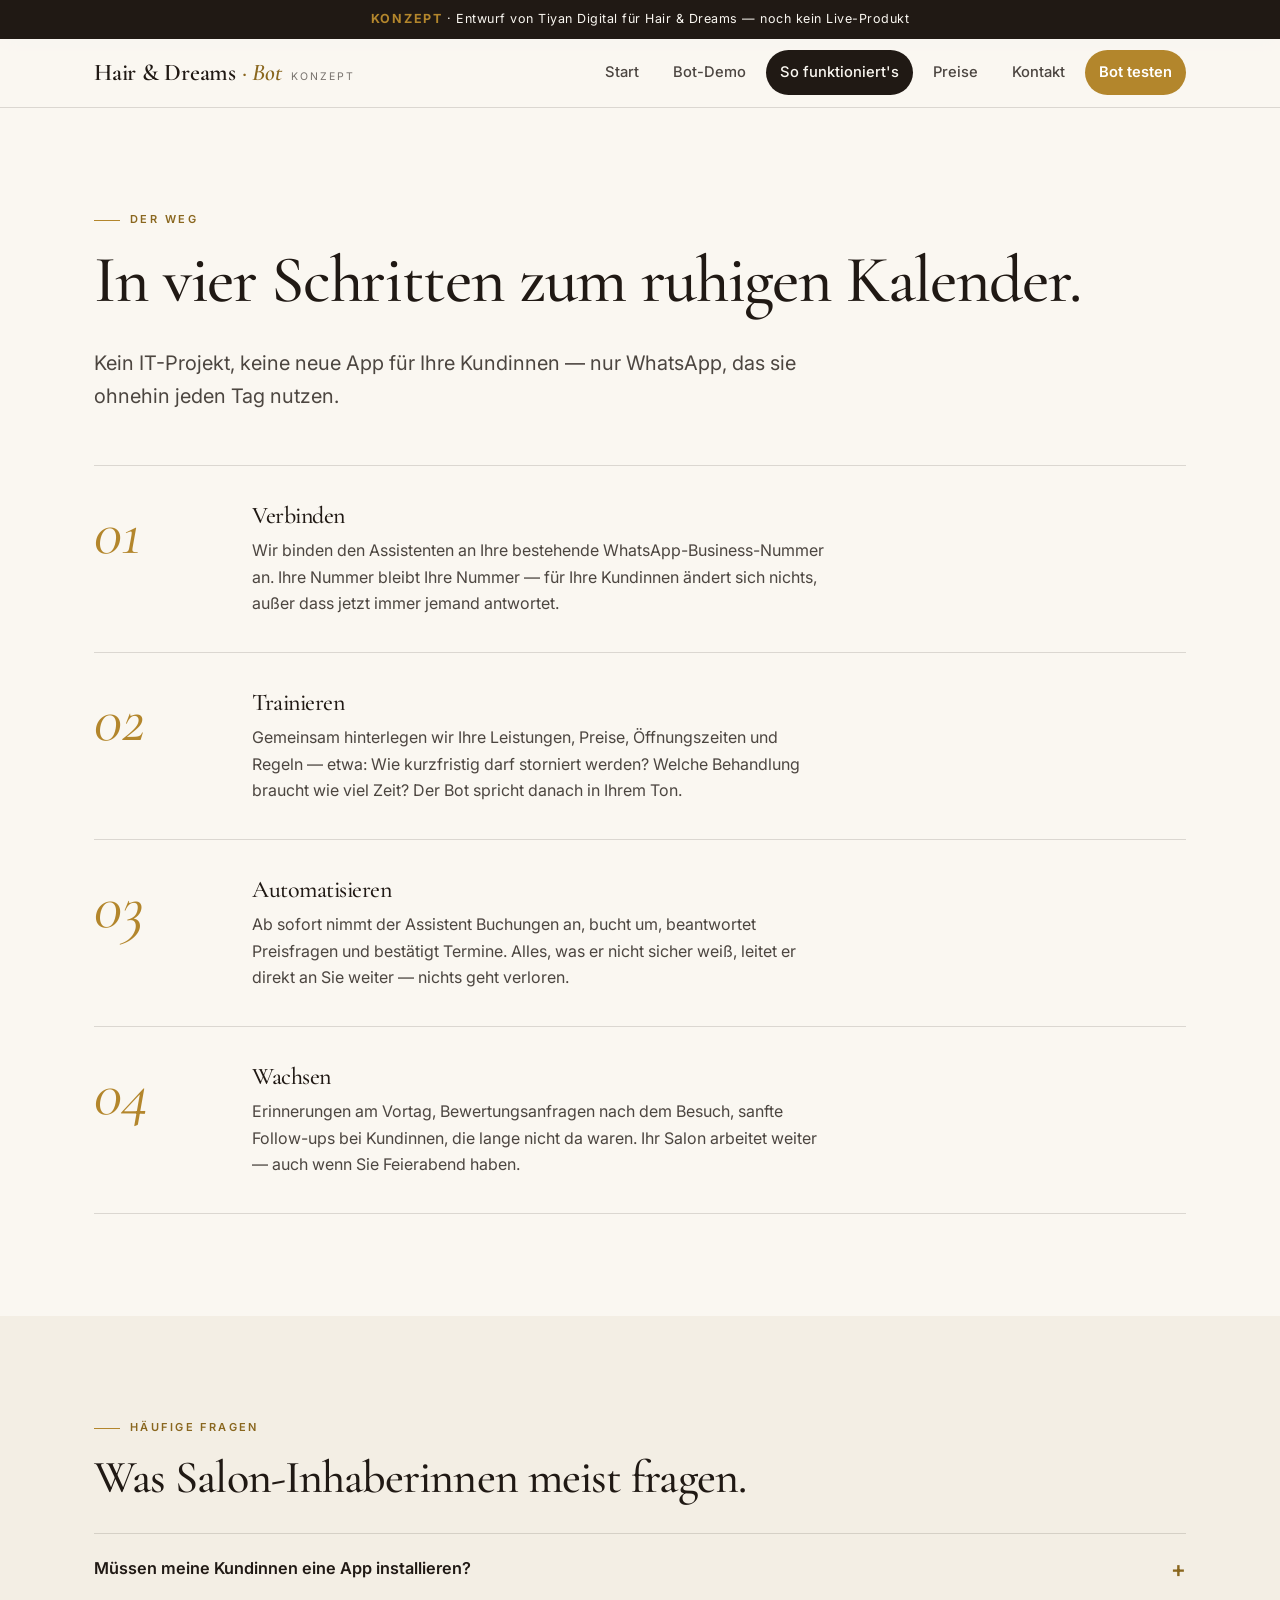
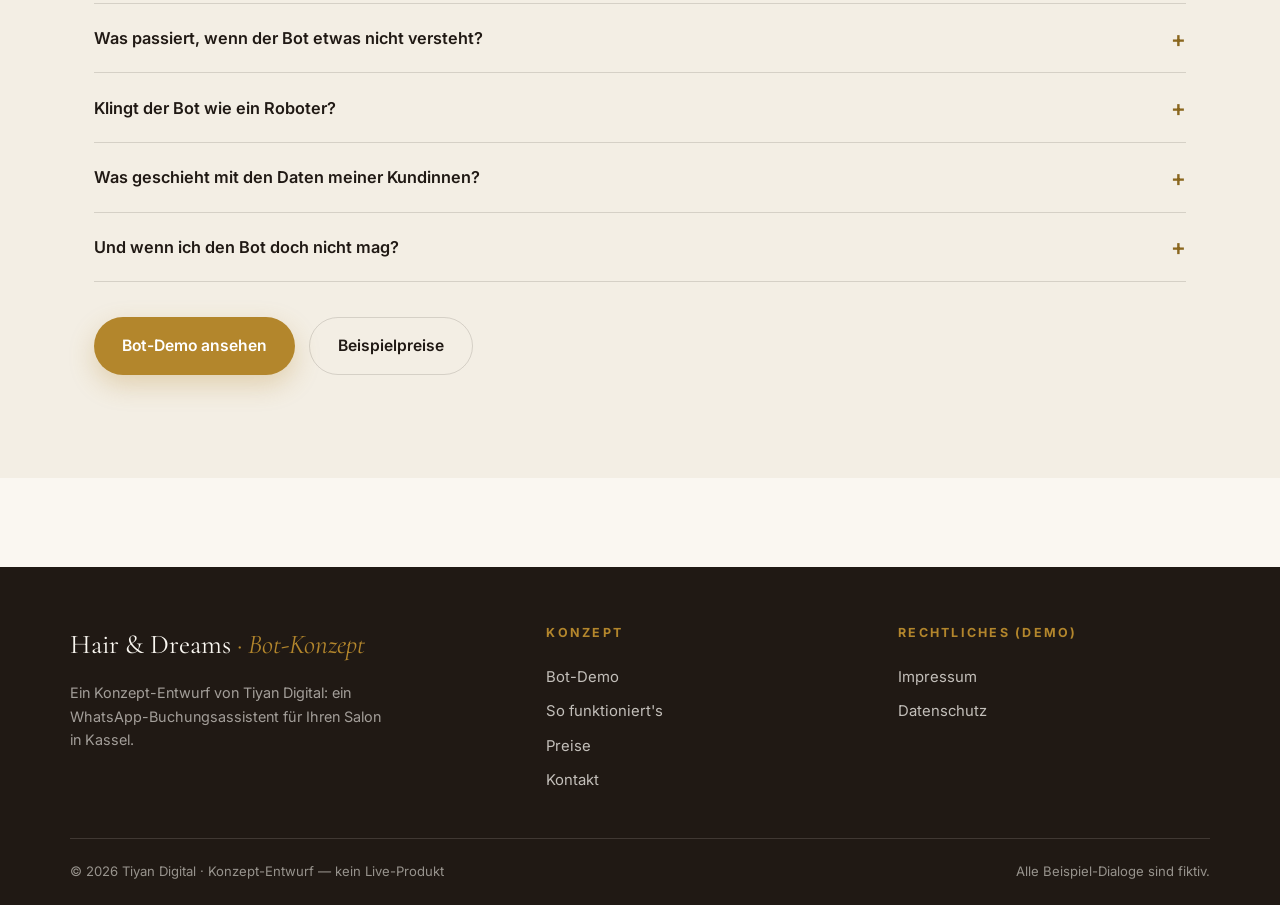
<file: so-funktioniert-es.html>
<!DOCTYPE html>
<html lang="de">
<head>
<meta charset="UTF-8">
<meta name="viewport" content="width=device-width, initial-scale=1.0">
<title>So funktioniert's — Hair & Dreams Kassel (Konzept)</title>
<meta name="description" content="In vier Schritten zum WhatsApp-Buchungsassistenten für Hair & Dreams Kassel: verbinden, trainieren, automatisieren, wachsen. Antworten auf häufige Fragen.">
<link rel="preconnect" href="https://fonts.googleapis.com">
<link rel="preconnect" href="https://fonts.gstatic.com" crossorigin>
<link href="https://fonts.googleapis.com/css2?family=Cormorant+Garamond:ital,wght@0,400;0,500;0,600;1,400;1,500&family=Inter:wght@400;500;600;700&display=swap" rel="stylesheet">
<link rel="stylesheet" href="css/style.css">
</head>
<body>

<div class="concept-bar"><strong>KONZEPT</strong> · Entwurf von Tiyan Digital für <span data-biz="name">Hair & Dreams</span> — noch kein Live-Produkt</div>

<header class="site-header">
  <div class="wrap nav-inner">
    <a class="brand" href="index.html" aria-label="Hair & Dreams Bot-Konzept – Startseite">
      <span class="brand-mark"><span data-biz="name">Hair & Dreams</span> <em>· Bot</em></span>
      <span class="brand-sub">Konzept</span>
    </a>
    <button class="burger" aria-label="Menü öffnen" aria-expanded="false"><span></span><span></span><span></span></button>
    <nav class="nav-links" aria-label="Hauptnavigation">
      <a href="index.html">Start</a>
      <a href="bot-demo.html">Bot-Demo</a>
      <a href="so-funktioniert-es.html">So funktioniert's</a>
      <a href="preise.html">Preise</a>
      <a href="kontakt.html">Kontakt</a>
      <a href="bot-demo.html" class="nav-cta">Bot testen</a>
    </nav>
  </div>
</header>

<main>
  <section class="block" style="padding-bottom:2rem">
    <div class="wrap">
      <p class="eyebrow reveal">Der Weg</p>
      <h1 class="reveal">In vier Schritten zum ruhigen Kalender.</h1>
      <p class="lead reveal">Kein IT-Projekt, keine neue App für Ihre Kundinnen — nur WhatsApp, das sie ohnehin jeden Tag nutzen.</p>
    </div>
  </section>

  <section class="block" style="padding-top:0">
    <div class="wrap">
      <div class="steps" style="margin-top:0">
        <div class="step reveal">
          <div class="step-num">01</div>
          <div>
            <h3>Verbinden</h3>
            <p>Wir binden den Assistenten an Ihre bestehende WhatsApp-Business-Nummer an. Ihre Nummer bleibt Ihre Nummer — für Ihre Kundinnen ändert sich nichts, außer dass jetzt immer jemand antwortet.</p>
          </div>
        </div>
        <div class="step reveal">
          <div class="step-num">02</div>
          <div>
            <h3>Trainieren</h3>
            <p>Gemeinsam hinterlegen wir Ihre Leistungen, Preise, Öffnungszeiten und Regeln — etwa: Wie kurzfristig darf storniert werden? Welche Behandlung braucht wie viel Zeit? Der Bot spricht danach in Ihrem Ton.</p>
          </div>
        </div>
        <div class="step reveal">
          <div class="step-num">03</div>
          <div>
            <h3>Automatisieren</h3>
            <p>Ab sofort nimmt der Assistent Buchungen an, bucht um, beantwortet Preisfragen und bestätigt Termine. Alles, was er nicht sicher weiß, leitet er direkt an Sie weiter — nichts geht verloren.</p>
          </div>
        </div>
        <div class="step reveal">
          <div class="step-num">04</div>
          <div>
            <h3>Wachsen</h3>
            <p>Erinnerungen am Vortag, Bewertungsanfragen nach dem Besuch, sanfte Follow-ups bei Kundinnen, die lange nicht da waren. Ihr Salon arbeitet weiter — auch wenn Sie Feierabend haben.</p>
          </div>
        </div>
      </div>
    </div>
  </section>

  <section class="block" style="background:var(--paper-deep)">
    <div class="wrap">
      <p class="eyebrow reveal">Häufige Fragen</p>
      <h2 class="reveal">Was Salon-Inhaberinnen meist fragen.</h2>
      <div class="faq">
        <div class="faq-item reveal">
          <button class="faq-q" aria-expanded="false">Müssen meine Kundinnen eine App installieren?<span class="plus">+</span></button>
          <div class="faq-a"><p>Nein. Alles läuft über WhatsApp — die App, die Ihre Kundinnen ohnehin täglich nutzen. Kein Download, keine Registrierung, keine Hürde.</p></div>
        </div>
        <div class="faq-item reveal">
          <button class="faq-q" aria-expanded="false">Was passiert, wenn der Bot etwas nicht versteht?<span class="plus">+</span></button>
          <div class="faq-a"><p>Dann fragt er höflich nach — und wenn es wirklich nicht weitergeht, leitet er das Gespräch mit dem bisherigen Verlauf an Sie weiter. Sie entscheiden, der Bot assistiert.</p></div>
        </div>
        <div class="faq-item reveal">
          <button class="faq-q" aria-expanded="false">Klingt der Bot wie ein Roboter?<span class="plus">+</span></button>
          <div class="faq-a"><p>Nein — er wird auf Ihren Salon trainiert: Ihre Leistungen, Ihre Preise, Ihre Art zu sprechen. In der <a href="bot-demo.html" style="color:var(--gold-deep)">Demo</a> hören Sie den Tonfall bereits.</p></div>
        </div>
        <div class="faq-item reveal">
          <button class="faq-q" aria-expanded="false">Was geschieht mit den Daten meiner Kundinnen?<span class="plus">+</span></button>
          <div class="faq-a"><p>Die Gesprächsdaten bleiben bei Ihnen und werden ausschließlich für Ihre Terminverwaltung genutzt — kein Verkauf, keine Weitergabe an Dritte, DSGVO-konform aufgesetzt.</p></div>
        </div>
        <div class="faq-item reveal">
          <button class="faq-q" aria-expanded="false">Und wenn ich den Bot doch nicht mag?<span class="plus">+</span></button>
          <div class="faq-a"><p>Dann schalten wir ihn ab — Ihre Nummer, Ihre Kundinnen, Ihre Daten bleiben vollständig bei Ihnen. Kein Lock-in.</p></div>
        </div>
      </div>
      <div class="reveal" style="margin-top:2.2rem; display:flex; gap:14px; flex-wrap:wrap">
        <a class="btn btn-gold" href="bot-demo.html">Bot-Demo ansehen</a>
        <a class="btn btn-ghost" href="preise.html">Beispielpreise</a>
      </div>
    </div>
  </section>
</main>

<footer>
  <div class="wrap foot-grid">
    <div>
      <div class="foot-brand"><span data-biz="name">Hair & Dreams</span> <em>· Bot-Konzept</em></div>
      <p style="color:rgba(250,247,241,.6);font-size:.9rem;max-width:36ch;margin-top:.8rem">Ein Konzept-Entwurf von Tiyan Digital: ein WhatsApp-Buchungsassistent für Ihren Salon in Kassel.</p>
    </div>
    <div>
      <h4>Konzept</h4>
      <a href="bot-demo.html">Bot-Demo</a>
      <a href="so-funktioniert-es.html">So funktioniert's</a>
      <a href="preise.html">Preise</a>
      <a href="kontakt.html">Kontakt</a>
    </div>
    <div>
      <h4>Rechtliches (Demo)</h4>
      <a href="impressum.html">Impressum</a>
      <a href="datenschutz.html">Datenschutz</a>
    </div>
  </div>
  <div class="wrap foot-bottom">
    <span>© <span data-year></span> Tiyan Digital · Konzept-Entwurf — kein Live-Produkt</span>
    <span>Alle Beispiel-Dialoge sind fiktiv.</span>
  </div>
</footer>

<script src="js/config.js"></script>
<script src="js/main.js"></script>
</body>
</html>
</file>
<file: css/style.css>
/* ============================================================
   HAIR & DREAMS — Konzept: WhatsApp Buchungsassistent
   Design: warm editorial · ivory paper / espresso ink / antique gold
   Type: Cormorant Garamond (Display) + Inter (Text)
   ============================================================ */

/* 1) Tokens — erste Regel setzt den Seitenhintergrund (kein Weiß-Blitz) */
:root {
  --paper: #faf7f1;
  --paper-deep: #f3eee4;
  --ink: #201914;
  --ink-80: rgba(32, 25, 20, 0.8);
  --ink-60: rgba(32, 25, 20, 0.6);
  --ink-40: rgba(32, 25, 20, 0.4);
  --line: rgba(32, 25, 20, 0.14);
  --card: #ffffff;
  --gold: #b3862c;
  --gold-deep: #8a671f;
  --gold-soft: rgba(179, 134, 44, 0.12);
  --wa-bg: #0b141a;
  --wa-header: #1f2c34;
  --wa-out: #d9fdd3;
  --wa-in: #ffffff;
  --wa-green: #25d366;
  --wa-tick: #53bdeb;
  --radius: 14px;
  --font-display: "Cormorant Garamond", Georgia, "Times New Roman", serif;
  --font-text: "Inter", -apple-system, "Segoe UI", sans-serif;
  --ease-out: cubic-bezier(0.16, 1, 0.3, 1);
  --ease-state: cubic-bezier(0.4, 0, 0.2, 1);
  --maxw: 1140px;
}

* { box-sizing: border-box; }

html {
  background: var(--paper);
  scroll-behavior: smooth;
}

body {
  margin: 0;
  background: var(--paper);
  color: var(--ink);
  font-family: var(--font-text);
  font-size: 16px;
  line-height: 1.65;
  -webkit-font-smoothing: antialiased;
  overflow-x: hidden;
}

::selection { background: var(--gold); color: #fff; }

img, svg, video { max-width: 100%; height: auto; display: block; }

/* 2) Typografie */
h1, h2, h3, .display {
  font-family: var(--font-display);
  font-weight: 500;
  line-height: 1.02;
  letter-spacing: -0.02em;
  margin: 0 0 0.5em;
  text-wrap: balance;
}
h1 { font-size: clamp(2.4rem, 5.2vw, 4.4rem); }
h2 { font-size: clamp(1.9rem, 3.6vw, 2.9rem); }
h3 { font-size: 1.35rem; line-height: 1.25; }
p { margin: 0 0 1em; max-width: 62ch; }
.lead { font-size: clamp(1.05rem, 1.6vw, 1.25rem); color: var(--ink-80); max-width: 56ch; }

.eyebrow {
  font-size: 11px; font-weight: 600;
  letter-spacing: 0.22em; text-transform: uppercase;
  color: var(--gold-deep); margin-bottom: 1.1rem;
}
.eyebrow::before {
  content: ""; display: inline-block; width: 26px; height: 1px;
  background: var(--gold); vertical-align: middle; margin-right: 10px;
}

/* 3) Layout */
.wrap { max-width: var(--maxw); margin: 0 auto; padding: 0 24px; }
section.block { padding: clamp(3.5rem, 8vw, 7rem) 0; }
.grid-2 { display: grid; grid-template-columns: 1fr 1fr; gap: clamp(2rem, 5vw, 4.5rem); align-items: center; }
.grid-3 { display: grid; grid-template-columns: repeat(3, 1fr); gap: 1.4rem; }

/* 4) Konzept-Badge (ehrlich: dies ist ein Entwurf) */
.concept-bar {
  background: var(--ink); color: var(--paper);
  font-size: 12.5px; letter-spacing: 0.04em;
  padding: 9px 0; text-align: center;
}
.concept-bar strong { color: var(--gold); font-weight: 700; letter-spacing: 0.14em; }

/* 5) Header / Nav */
.site-header {
  position: sticky; top: 0; z-index: 50;
  background: rgba(250, 247, 241, 0.92);
  backdrop-filter: blur(10px); -webkit-backdrop-filter: blur(10px);
  border-bottom: 1px solid var(--line);
}
.nav-inner { display: flex; align-items: center; justify-content: space-between; height: 68px; }
.brand { display: flex; align-items: baseline; gap: 10px; text-decoration: none; color: var(--ink); }
.brand-mark {
  font-family: var(--font-display); font-size: 1.5rem; font-weight: 600; letter-spacing: -0.01em;
}
.brand-mark em { font-style: italic; color: var(--gold-deep); }
.brand-sub { font-size: 10.5px; letter-spacing: 0.18em; text-transform: uppercase; color: var(--ink-60); }
.nav-links { display: flex; gap: 6px; align-items: center; }
.nav-links a {
  color: var(--ink-80); text-decoration: none; font-size: 0.92rem; font-weight: 500;
  padding: 10px 14px; border-radius: 999px; transition: background 0.25s var(--ease-state), color 0.25s;
}
.nav-links a:hover { background: rgba(32,25,20,0.06); color: var(--ink); }
.nav-links a.active { background: var(--ink); color: var(--paper); }
.nav-cta {
  background: var(--gold) !important; color: #fff !important; font-weight: 600 !important;
}
.nav-cta:hover { background: var(--gold-deep) !important; }
.burger { display: none; background: none; border: 0; cursor: pointer; padding: 12px; }
.burger span { display: block; width: 22px; height: 2px; background: var(--ink); margin: 5px 0; transition: 0.25s var(--ease-state); }

/* 6) Buttons — genau EIN visuell dominantes Element pro Screen */
.btn {
  display: inline-flex; align-items: center; gap: 10px;
  font-weight: 600; font-size: 0.98rem; text-decoration: none;
  padding: 15px 28px; border-radius: 999px; border: 0; cursor: pointer;
  transition: transform 0.2s var(--ease-state), background 0.25s var(--ease-state), box-shadow 0.25s;
  min-height: 48px;
}
.btn:active { transform: scale(0.97); }
.btn-gold { background: var(--gold); color: #fff; box-shadow: 0 10px 26px rgba(179,134,44,0.28); }
.btn-gold:hover { background: var(--gold-deep); transform: translateY(-2px); }
.btn-ghost { background: transparent; color: var(--ink); border: 1.5px solid var(--line); }
.btn-ghost:hover { border-color: var(--ink); }
.btn-wa { background: var(--wa-green); color: #0b141a; }
.btn-wa:hover { filter: brightness(1.06); transform: translateY(-2px); }

/* 7) Hero */
.hero { padding: clamp(3rem, 7vw, 5.5rem) 0 clamp(3rem, 6vw, 5rem); position: relative; overflow: hidden; }
.hero-ghost {
  position: absolute; top: 6%; right: -2%;
  font-family: var(--font-display); font-style: italic;
  font-size: clamp(6rem, 18vw, 15rem); line-height: 1;
  color: var(--ink); opacity: 0.045; pointer-events: none; user-select: none; white-space: nowrap;
}
.hero-copy .btn-row { display: flex; gap: 14px; flex-wrap: wrap; margin-top: 1.8rem; }
.hero-points { list-style: none; padding: 0; margin: 1.8rem 0 0; display: grid; gap: 10px; }
.hero-points li { display: flex; gap: 12px; align-items: flex-start; font-size: 0.96rem; color: var(--ink-80); }
.tick {
  flex: none; width: 22px; height: 22px; border-radius: 50%;
  background: var(--gold-soft); color: var(--gold-deep);
  display: inline-flex; align-items: center; justify-content: center;
  font-size: 13px; font-weight: 700; margin-top: 2px;
}

/* 8) Phone-Mock (WhatsApp) */
.phone-stage { display: flex; justify-content: center; position: relative; }
.phone {
  width: min(340px, 100%); background: var(--wa-bg); border-radius: 38px;
  border: 10px solid #111; box-shadow: 0 30px 70px rgba(32,25,20,0.28);
  overflow: hidden; position: relative;
}
.phone-notch {
  position: absolute; top: 10px; left: 50%; transform: translateX(-50%);
  width: 110px; height: 24px; background: #111; border-radius: 999px; z-index: 3;
}
.wa-head {
  background: var(--wa-header); color: #e9edef; padding: 44px 14px 10px;
  display: flex; align-items: center; gap: 10px;
}
.wa-avatar {
  width: 38px; height: 38px; border-radius: 50%; flex: none;
  background: var(--gold); color: #fff;
  display: flex; align-items: center; justify-content: center;
  font-family: var(--font-display); font-size: 1.2rem; font-weight: 600;
}
.wa-name { font-size: 0.95rem; font-weight: 600; line-height: 1.25; }
.wa-status { font-size: 0.72rem; color: #aebac1; }
.wa-status.online::before { content: "● "; color: var(--wa-green); font-size: 0.6rem; }
.wa-body {
  padding: 16px 12px 12px; min-height: 340px; max-height: 380px; overflow: hidden;
  background:
    radial-gradient(rgba(255,255,255,0.025) 1px, transparent 1px);
  background-size: 18px 18px;
  display: flex; flex-direction: column; gap: 8px;
}
.msg {
  max-width: 82%; padding: 9px 12px; border-radius: 10px;
  font-size: 0.86rem; line-height: 1.45; position: relative;
  animation: msgIn 0.45s var(--ease-out) both; word-wrap: break-word;
}
@keyframes msgIn { from { opacity: 0; transform: translateY(14px) scale(0.97); } to { opacity: 1; transform: none; } }
.msg.in { background: var(--wa-in); color: #111b21; align-self: flex-start; border-top-left-radius: 2px; }
.msg.out { background: var(--wa-out); color: #111b21; align-self: flex-end; border-top-right-radius: 2px; }
.msg .time { display: block; text-align: right; font-size: 0.62rem; color: rgba(17,27,33,0.55); margin-top: 4px; }
.typing { display: inline-flex; gap: 4px; padding: 12px 14px; background: var(--wa-in); border-radius: 10px; align-self: flex-start; }
.typing i { width: 7px; height: 7px; border-radius: 50%; background: #8696a0; animation: tp 1s infinite; }
.typing i:nth-child(2) { animation-delay: 0.15s; } .typing i:nth-child(3) { animation-delay: 0.3s; }
@keyframes tp { 0%, 60%, 100% { transform: none; opacity: 0.5; } 30% { transform: translateY(-4px); opacity: 1; } }
.wa-input {
  display: flex; gap: 8px; padding: 10px 12px 16px; align-items: center;
}
.wa-input .fake {
  flex: 1; background: var(--wa-header); color: #8696a0; border-radius: 999px;
  padding: 10px 16px; font-size: 0.85rem;
}
.wa-send {
  width: 44px; height: 44px; border-radius: 50%; background: var(--wa-green); border: 0;
  display: flex; align-items: center; justify-content: center; cursor: pointer; flex: none;
}
.demo-hint { font-size: 0.78rem; color: var(--ink-60); text-align: center; margin-top: 12px; max-width: 34ch; }

/* 9) Szenario-Tabs (bot-demo) */
.scenario-tabs { display: flex; gap: 10px; flex-wrap: wrap; margin: 1.6rem 0 1.4rem; }
.scenario-tabs button {
  border: 1.5px solid var(--line); background: var(--card); color: var(--ink);
  font: 600 0.9rem var(--font-text); padding: 12px 20px; border-radius: 999px; cursor: pointer;
  transition: all 0.25s var(--ease-state); min-height: 44px;
}
.scenario-tabs button:hover { border-color: var(--gold); }
.scenario-tabs button.active { background: var(--ink); color: var(--paper); border-color: var(--ink); }
.scenario-note {
  background: var(--gold-soft); border: 1px solid rgba(179,134,44,0.35);
  border-radius: var(--radius); padding: 14px 18px; font-size: 0.88rem; color: var(--ink-80);
  margin-top: 1.2rem;
}
.player-controls { display: flex; gap: 12px; margin-top: 1rem; flex-wrap: wrap; }

/* 10) Editorial Nummern-Schritte */
.steps { display: grid; gap: 0; margin-top: 2.5rem; border-top: 1px solid var(--line); }
.step {
  display: grid; grid-template-columns: 110px 1fr; gap: clamp(1rem, 4vw, 3rem);
  padding: 2.2rem 0; border-bottom: 1px solid var(--line); align-items: start;
}
.step-num {
  font-family: var(--font-display); font-size: clamp(2.6rem, 5vw, 4rem);
  color: var(--gold); line-height: 1; font-style: italic;
}
.step h3 { font-size: 1.5rem; margin-bottom: 0.4rem; }
.step p { color: var(--ink-80); margin: 0; max-width: 58ch; }

/* 11) Karten */
.cards { display: grid; grid-template-columns: repeat(3, 1fr); gap: 1.4rem; margin-top: 2.4rem; }
.card {
  background: var(--card); border: 1px solid var(--line); border-radius: var(--radius);
  padding: 2rem 1.8rem; transition: transform 0.3s var(--ease-out), box-shadow 0.3s;
}
.card:hover { transform: translateY(-5px); box-shadow: 0 18px 44px rgba(32,25,20,0.1); }
.card h3 { margin-bottom: 0.6rem; }
.card p { font-size: 0.95rem; color: var(--ink-80); }
.card .kicker { font-size: 11px; letter-spacing: 0.2em; text-transform: uppercase; color: var(--gold-deep); font-weight: 700; margin-bottom: 0.8rem; }

/* 12) Preise */
.price-grid { display: grid; grid-template-columns: repeat(3, 1fr); gap: 1.4rem; margin-top: 2.4rem; align-items: stretch; }
.price-card {
  background: var(--card); border: 1px solid var(--line); border-radius: 18px;
  padding: 2.2rem 2rem; display: flex; flex-direction: column; position: relative;
}
.price-card.featured { border: 2px solid var(--gold); box-shadow: 0 24px 60px rgba(179,134,44,0.16); }
.price-flag {
  position: absolute; top: -14px; left: 50%; transform: translateX(-50%);
  background: var(--gold); color: #fff; font-size: 0.72rem; font-weight: 700;
  letter-spacing: 0.14em; text-transform: uppercase; padding: 6px 16px; border-radius: 999px; white-space: nowrap;
}
.price-name { font-family: var(--font-display); font-size: 1.6rem; margin: 0 0 0.3rem; }
.price-amount { font-family: var(--font-display); font-size: 2.6rem; line-height: 1; margin: 0.8rem 0 0.2rem; }
.price-amount small { font-family: var(--font-text); font-size: 0.9rem; color: var(--ink-60); }
.price-list { list-style: none; padding: 0; margin: 1.4rem 0 1.8rem; display: grid; gap: 10px; font-size: 0.93rem; color: var(--ink-80); }
.price-list li { display: flex; gap: 10px; align-items: flex-start; }
.price-list li::before { content: "✓"; color: var(--gold-deep); font-weight: 700; flex: none; }
.price-card .btn { margin-top: auto; justify-content: center; }
.sample-note {
  margin-top: 2rem; font-size: 0.85rem; color: var(--ink-60); text-align: center;
  border-top: 1px solid var(--line); padding-top: 1.4rem;
}

/* 13) FAQ */
.faq { margin-top: 2rem; border-top: 1px solid var(--line); }
.faq-item { border-bottom: 1px solid var(--line); }
.faq-q {
  width: 100%; background: none; border: 0; cursor: pointer; text-align: left;
  display: flex; justify-content: space-between; align-items: center; gap: 1rem;
  padding: 1.3rem 0; font: 600 1.02rem var(--font-text); color: var(--ink);
}
.faq-q .plus { font-size: 1.4rem; color: var(--gold-deep); transition: transform 0.3s var(--ease-state); flex: none; }
.faq-item.open .faq-q .plus { transform: rotate(45deg); }
.faq-a { max-height: 0; overflow: hidden; transition: max-height 0.4s var(--ease-state); }
.faq-a p { padding: 0 0 1.4rem; color: var(--ink-80); font-size: 0.96rem; margin: 0; }

/* 14) Kontakt */
.contact-grid { display: grid; grid-template-columns: 1fr 1fr; gap: clamp(2rem, 5vw, 4rem); margin-top: 2.4rem; align-items: start; }
.contact-card { background: var(--ink); color: var(--paper); border-radius: 18px; padding: 2.4rem; }
.contact-card h3 { color: var(--paper); margin-bottom: 1.2rem; }
.contact-row { display: flex; gap: 14px; align-items: flex-start; padding: 12px 0; border-bottom: 1px solid rgba(250,247,241,0.14); font-size: 0.95rem; }
.contact-row:last-child { border: 0; }
.contact-row .ic { color: var(--gold); font-weight: 700; flex: none; width: 22px; text-align: center; }
.contact-row a { color: var(--paper); text-decoration: none; border-bottom: 1px solid rgba(179,134,44,0.6); }
.contact-row a:hover { color: var(--gold); }
.form-card { background: var(--card); border: 1px solid var(--line); border-radius: 18px; padding: 2.4rem; }
.field { margin-bottom: 1.2rem; }
.field label { display: block; font-weight: 600; font-size: 0.9rem; margin-bottom: 6px; }
.field input, .field textarea, .field select {
  width: 100%; border: 1.5px solid var(--line); border-radius: 10px;
  padding: 13px 15px; font: 1rem var(--font-text); background: var(--paper); color: var(--ink);
}
.field input:focus, .field textarea:focus, .field select:focus {
  outline: 3px solid rgba(179,134,44,0.35); border-color: var(--gold);
}
.consent { display: flex; gap: 10px; align-items: flex-start; font-size: 0.85rem; color: var(--ink-80); margin: 1.2rem 0; }
.consent input { width: 20px; height: 20px; margin-top: 2px; accent-color: var(--gold-deep); flex: none; }
.form-note { font-size: 0.82rem; color: var(--ink-60); margin-top: 1rem; }
.form-ok {
  display: none; background: var(--gold-soft); border: 1px solid rgba(179,134,44,0.4);
  border-radius: 10px; padding: 14px 18px; margin-top: 1rem; font-size: 0.92rem;
}

/* 15) Footer */
footer { background: var(--ink); color: var(--paper); margin-top: clamp(3rem, 7vw, 6rem); }
.foot-grid { display: grid; grid-template-columns: 1.4fr 1fr 1fr; gap: 2.5rem; padding: 3.5rem 0 2.5rem; }
.foot-grid h4 { font-family: var(--font-text); font-size: 0.78rem; letter-spacing: 0.18em; text-transform: uppercase; color: var(--gold); margin: 0 0 1rem; }
.foot-grid a { color: rgba(250,247,241,0.75); text-decoration: none; font-size: 0.93rem; display: block; padding: 5px 0; }
.foot-grid a:hover { color: var(--gold); }
.foot-brand { font-family: var(--font-display); font-size: 1.7rem; }
.foot-brand em { color: var(--gold); font-style: italic; }
.foot-bottom { border-top: 1px solid rgba(250,247,241,0.14); padding: 1.4rem 0; display: flex; justify-content: space-between; gap: 1rem; flex-wrap: wrap; font-size: 0.82rem; color: rgba(250,247,241,0.55); }

/* 16) Reveal-Animation (fällt ohne JS nicht aus — Standard: sichtbar) */
.reveal { opacity: 1; transform: none; }
.js .reveal { opacity: 0; transform: translateY(26px); }
.js .reveal.in { opacity: 1; transform: none; transition: opacity 0.8s var(--ease-out), transform 0.8s var(--ease-out); }

/* 17) Marquee-Band */
.marquee { background: var(--ink); color: var(--paper); overflow: hidden; padding: 15px 0; white-space: nowrap; }
.marquee span { display: inline-block; padding: 0 2.2rem; font-family: var(--font-display); font-style: italic; font-size: 1.15rem; }
.marquee .dot { color: var(--gold); font-style: normal; }

/* 18) Responsive */
@media (max-width: 960px) {
  .grid-2, .contact-grid { grid-template-columns: 1fr; }
  .grid-3, .cards, .price-grid { grid-template-columns: 1fr 1fr; }
  .foot-grid { grid-template-columns: 1fr 1fr; }
}
@media (max-width: 640px) {
  .grid-3, .cards, .price-grid { grid-template-columns: 1fr; }
  .nav-links { display: none; position: absolute; top: 68px; left: 0; right: 0; background: var(--paper); flex-direction: column; padding: 12px 24px 20px; border-bottom: 1px solid var(--line); align-items: stretch; }
  .nav-links.open { display: flex; }
  .nav-links a { padding: 13px 6px; border-bottom: 1px solid var(--line); border-radius: 0; }
  .burger { display: block; }
  .site-header { position: sticky; }
  .nav-inner { position: relative; }
  .step { grid-template-columns: 64px 1fr; }
  .hero-ghost { display: none; }
  .btn { width: 100%; justify-content: center; }
  .hero-copy .btn-row .btn { width: auto; flex: 1; }
  .foot-grid { grid-template-columns: 1fr; }
}

/* 19) Reduced Motion */
@media (prefers-reduced-motion: reduce) {
  *, *::before, *::after { animation-duration: 0.01ms !important; transition-duration: 0.01ms !important; }
  html { scroll-behavior: auto; }
  .js .reveal { opacity: 1; transform: none; }
}

/* 20) Fokus-Sichtbarkeit */
a:focus-visible, button:focus-visible, input:focus-visible, textarea:focus-visible, select:focus-visible {
  outline: 3px solid var(--gold); outline-offset: 2px;
}
</file>
